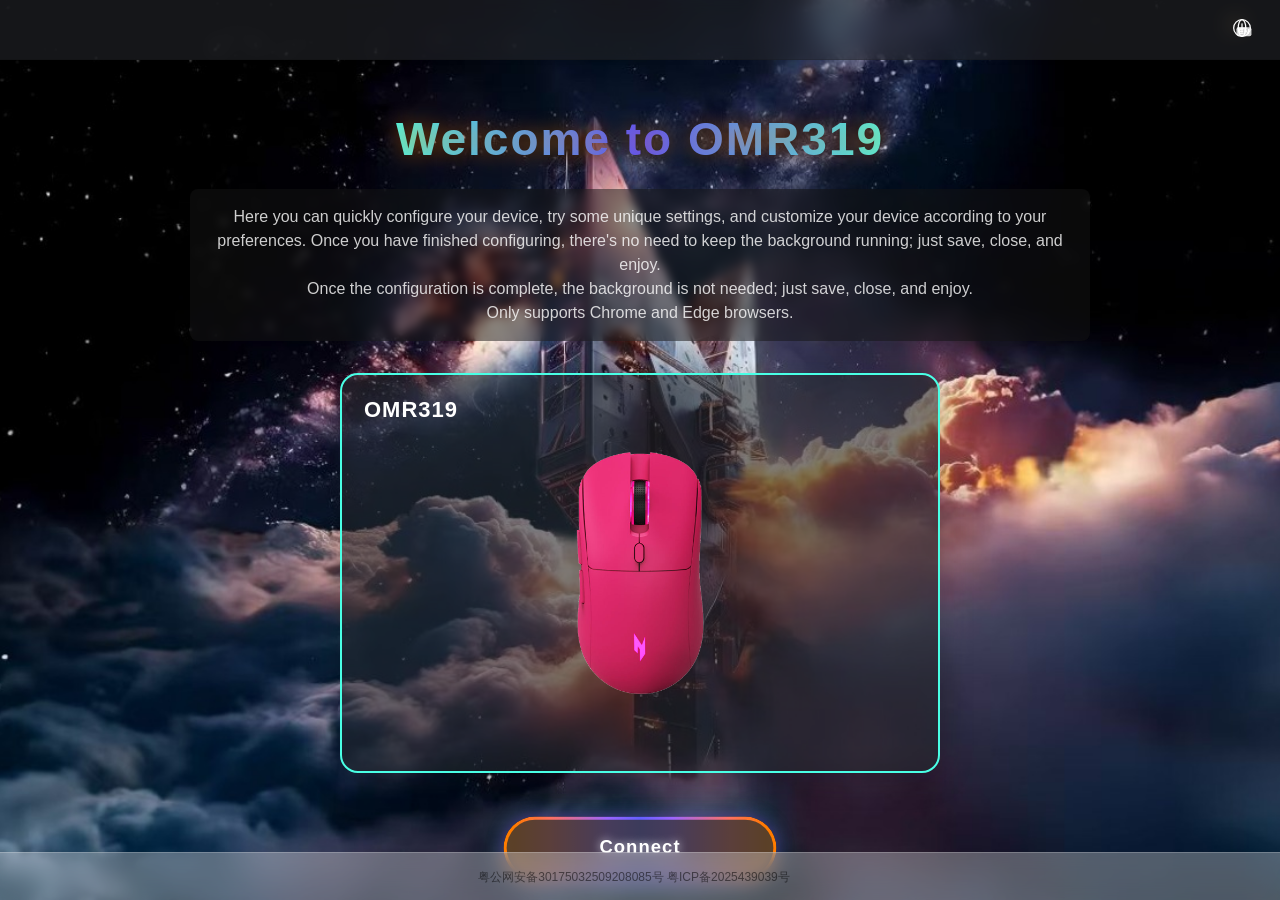
<file: index.html>
<!DOCTYPE html><html lang="en"><head><meta charSet="utf-8"/><meta name="viewport" content="width=device-width, initial-scale=1"/><link rel="preload" as="image" href="./main_bkg.png"/><link rel="preload" as="image" href="./products/mouse.png"/><link rel="stylesheet" href="/_next/static/css/9bc9bafd75264353.css" crossorigin="" data-precedence="next"/><link rel="preload" as="script" fetchPriority="low" href="/_next/static/chunks/webpack-6fa5ccc74299d974.js" crossorigin=""/><script src="/_next/static/chunks/fd9d1056-dddbd3fec918651b.js" async="" crossorigin=""></script><script src="/_next/static/chunks/69-bd8f939df3586c76.js" async="" crossorigin=""></script><script src="/_next/static/chunks/main-app-9a873d1dae15cb40.js" async="" crossorigin=""></script><script src="/_next/static/chunks/e37a0b60-5541a0d26c7244e0.js" async=""></script><script src="/_next/static/chunks/800-be577919744770d8.js" async=""></script><script src="/_next/static/chunks/142-ba3e7dface82ad78.js" async=""></script><script src="/_next/static/chunks/app/page-839d6349a0a3aa8b.js" async=""></script><script src="/_next/static/chunks/153-530e4ad6254c45cb.js" async=""></script><script src="/_next/static/chunks/app/layout-048c6f0468345b3c.js" async=""></script><title>OMR319</title><meta name="description" content="OMR319"/><link rel="icon" href="/favicon.ico" type="image/x-icon" sizes="128x128"/><script src="/_next/static/chunks/polyfills-c67a75d1b6f99dc8.js" crossorigin="" noModule=""></script></head><body><style data-emotion="css-global 1b7scut">:host,:root,[data-theme]{--chakra-ring-inset:var(--chakra-empty,/*!*/ /*!*/);--chakra-ring-offset-width:0px;--chakra-ring-offset-color:#fff;--chakra-ring-color:rgba(66, 153, 225, 0.6);--chakra-ring-offset-shadow:0 0 #0000;--chakra-ring-shadow:0 0 #0000;--chakra-space-x-reverse:0;--chakra-space-y-reverse:0;--chakra-colors-transparent:transparent;--chakra-colors-current:currentColor;--chakra-colors-black:#000000;--chakra-colors-white:#FFFFFF;--chakra-colors-whiteAlpha-50:rgba(255, 255, 255, 0.04);--chakra-colors-whiteAlpha-100:rgba(255, 255, 255, 0.06);--chakra-colors-whiteAlpha-200:rgba(255, 255, 255, 0.08);--chakra-colors-whiteAlpha-300:rgba(255, 255, 255, 0.16);--chakra-colors-whiteAlpha-400:rgba(255, 255, 255, 0.24);--chakra-colors-whiteAlpha-500:rgba(255, 255, 255, 0.36);--chakra-colors-whiteAlpha-600:rgba(255, 255, 255, 0.48);--chakra-colors-whiteAlpha-700:rgba(255, 255, 255, 0.64);--chakra-colors-whiteAlpha-800:rgba(255, 255, 255, 0.80);--chakra-colors-whiteAlpha-900:rgba(255, 255, 255, 0.92);--chakra-colors-blackAlpha-50:rgba(0, 0, 0, 0.04);--chakra-colors-blackAlpha-100:rgba(0, 0, 0, 0.06);--chakra-colors-blackAlpha-200:rgba(0, 0, 0, 0.08);--chakra-colors-blackAlpha-300:rgba(0, 0, 0, 0.16);--chakra-colors-blackAlpha-400:rgba(0, 0, 0, 0.24);--chakra-colors-blackAlpha-500:rgba(0, 0, 0, 0.36);--chakra-colors-blackAlpha-600:rgba(0, 0, 0, 0.48);--chakra-colors-blackAlpha-700:rgba(0, 0, 0, 0.64);--chakra-colors-blackAlpha-800:rgba(0, 0, 0, 0.80);--chakra-colors-blackAlpha-900:rgba(0, 0, 0, 0.92);--chakra-colors-gray-50:#F7FAFC;--chakra-colors-gray-100:#EDF2F7;--chakra-colors-gray-200:#E2E8F0;--chakra-colors-gray-300:#CBD5E0;--chakra-colors-gray-400:#A0AEC0;--chakra-colors-gray-500:#718096;--chakra-colors-gray-600:#4A5568;--chakra-colors-gray-700:#2D3748;--chakra-colors-gray-800:#1A202C;--chakra-colors-gray-900:#171923;--chakra-colors-red-50:#FFF5F5;--chakra-colors-red-100:#FED7D7;--chakra-colors-red-200:#FEB2B2;--chakra-colors-red-300:#FC8181;--chakra-colors-red-400:#F56565;--chakra-colors-red-500:#E53E3E;--chakra-colors-red-600:#C53030;--chakra-colors-red-700:#9B2C2C;--chakra-colors-red-800:#822727;--chakra-colors-red-900:#63171B;--chakra-colors-orange-50:#FFFAF0;--chakra-colors-orange-100:#FEEBC8;--chakra-colors-orange-200:#FBD38D;--chakra-colors-orange-300:#F6AD55;--chakra-colors-orange-400:#ED8936;--chakra-colors-orange-500:#DD6B20;--chakra-colors-orange-600:#C05621;--chakra-colors-orange-700:#9C4221;--chakra-colors-orange-800:#7B341E;--chakra-colors-orange-900:#652B19;--chakra-colors-yellow-50:#FFFFF0;--chakra-colors-yellow-100:#FEFCBF;--chakra-colors-yellow-200:#FAF089;--chakra-colors-yellow-300:#F6E05E;--chakra-colors-yellow-400:#ECC94B;--chakra-colors-yellow-500:#D69E2E;--chakra-colors-yellow-600:#B7791F;--chakra-colors-yellow-700:#975A16;--chakra-colors-yellow-800:#744210;--chakra-colors-yellow-900:#5F370E;--chakra-colors-green-50:#F0FFF4;--chakra-colors-green-100:#C6F6D5;--chakra-colors-green-200:#9AE6B4;--chakra-colors-green-300:#68D391;--chakra-colors-green-400:#48BB78;--chakra-colors-green-500:#38A169;--chakra-colors-green-600:#2F855A;--chakra-colors-green-700:#276749;--chakra-colors-green-800:#22543D;--chakra-colors-green-900:#1C4532;--chakra-colors-teal-50:#E6FFFA;--chakra-colors-teal-100:#B2F5EA;--chakra-colors-teal-200:#81E6D9;--chakra-colors-teal-300:#4FD1C5;--chakra-colors-teal-400:#38B2AC;--chakra-colors-teal-500:#319795;--chakra-colors-teal-600:#2C7A7B;--chakra-colors-teal-700:#285E61;--chakra-colors-teal-800:#234E52;--chakra-colors-teal-900:#1D4044;--chakra-colors-blue-50:#ebf8ff;--chakra-colors-blue-100:#bee3f8;--chakra-colors-blue-200:#90cdf4;--chakra-colors-blue-300:#63b3ed;--chakra-colors-blue-400:#4299e1;--chakra-colors-blue-500:#3182ce;--chakra-colors-blue-600:#2b6cb0;--chakra-colors-blue-700:#2c5282;--chakra-colors-blue-800:#2a4365;--chakra-colors-blue-900:#1A365D;--chakra-colors-cyan-50:#EDFDFD;--chakra-colors-cyan-100:#C4F1F9;--chakra-colors-cyan-200:#9DECF9;--chakra-colors-cyan-300:#76E4F7;--chakra-colors-cyan-400:#0BC5EA;--chakra-colors-cyan-500:#00B5D8;--chakra-colors-cyan-600:#00A3C4;--chakra-colors-cyan-700:#0987A0;--chakra-colors-cyan-800:#086F83;--chakra-colors-cyan-900:#065666;--chakra-colors-purple-50:#FAF5FF;--chakra-colors-purple-100:#E9D8FD;--chakra-colors-purple-200:#D6BCFA;--chakra-colors-purple-300:#B794F4;--chakra-colors-purple-400:#9F7AEA;--chakra-colors-purple-500:#805AD5;--chakra-colors-purple-600:#6B46C1;--chakra-colors-purple-700:#553C9A;--chakra-colors-purple-800:#44337A;--chakra-colors-purple-900:#322659;--chakra-colors-pink-50:#FFF5F7;--chakra-colors-pink-100:#FED7E2;--chakra-colors-pink-200:#FBB6CE;--chakra-colors-pink-300:#F687B3;--chakra-colors-pink-400:#ED64A6;--chakra-colors-pink-500:#D53F8C;--chakra-colors-pink-600:#B83280;--chakra-colors-pink-700:#97266D;--chakra-colors-pink-800:#702459;--chakra-colors-pink-900:#521B41;--chakra-colors-linkedin-50:#E8F4F9;--chakra-colors-linkedin-100:#CFEDFB;--chakra-colors-linkedin-200:#9BDAF3;--chakra-colors-linkedin-300:#68C7EC;--chakra-colors-linkedin-400:#34B3E4;--chakra-colors-linkedin-500:#00A0DC;--chakra-colors-linkedin-600:#008CC9;--chakra-colors-linkedin-700:#0077B5;--chakra-colors-linkedin-800:#005E93;--chakra-colors-linkedin-900:#004471;--chakra-colors-facebook-50:#E8F4F9;--chakra-colors-facebook-100:#D9DEE9;--chakra-colors-facebook-200:#B7C2DA;--chakra-colors-facebook-300:#6482C0;--chakra-colors-facebook-400:#4267B2;--chakra-colors-facebook-500:#385898;--chakra-colors-facebook-600:#314E89;--chakra-colors-facebook-700:#29487D;--chakra-colors-facebook-800:#223B67;--chakra-colors-facebook-900:#1E355B;--chakra-colors-messenger-50:#D0E6FF;--chakra-colors-messenger-100:#B9DAFF;--chakra-colors-messenger-200:#A2CDFF;--chakra-colors-messenger-300:#7AB8FF;--chakra-colors-messenger-400:#2E90FF;--chakra-colors-messenger-500:#0078FF;--chakra-colors-messenger-600:#0063D1;--chakra-colors-messenger-700:#0052AC;--chakra-colors-messenger-800:#003C7E;--chakra-colors-messenger-900:#002C5C;--chakra-colors-whatsapp-50:#dffeec;--chakra-colors-whatsapp-100:#b9f5d0;--chakra-colors-whatsapp-200:#90edb3;--chakra-colors-whatsapp-300:#65e495;--chakra-colors-whatsapp-400:#3cdd78;--chakra-colors-whatsapp-500:#22c35e;--chakra-colors-whatsapp-600:#179848;--chakra-colors-whatsapp-700:#0c6c33;--chakra-colors-whatsapp-800:#01421c;--chakra-colors-whatsapp-900:#001803;--chakra-colors-twitter-50:#E5F4FD;--chakra-colors-twitter-100:#C8E9FB;--chakra-colors-twitter-200:#A8DCFA;--chakra-colors-twitter-300:#83CDF7;--chakra-colors-twitter-400:#57BBF5;--chakra-colors-twitter-500:#1DA1F2;--chakra-colors-twitter-600:#1A94DA;--chakra-colors-twitter-700:#1681BF;--chakra-colors-twitter-800:#136B9E;--chakra-colors-twitter-900:#0D4D71;--chakra-colors-telegram-50:#E3F2F9;--chakra-colors-telegram-100:#C5E4F3;--chakra-colors-telegram-200:#A2D4EC;--chakra-colors-telegram-300:#7AC1E4;--chakra-colors-telegram-400:#47A9DA;--chakra-colors-telegram-500:#0088CC;--chakra-colors-telegram-600:#007AB8;--chakra-colors-telegram-700:#006BA1;--chakra-colors-telegram-800:#005885;--chakra-colors-telegram-900:#003F5E;--chakra-borders-none:0;--chakra-borders-1px:1px solid;--chakra-borders-2px:2px solid;--chakra-borders-4px:4px solid;--chakra-borders-8px:8px solid;--chakra-fonts-heading:-apple-system,BlinkMacSystemFont,"Segoe UI",Helvetica,Arial,sans-serif,"Apple Color Emoji","Segoe UI Emoji","Segoe UI Symbol";--chakra-fonts-body:-apple-system,BlinkMacSystemFont,"Segoe UI",Helvetica,Arial,sans-serif,"Apple Color Emoji","Segoe UI Emoji","Segoe UI Symbol";--chakra-fonts-mono:SFMono-Regular,Menlo,Monaco,Consolas,"Liberation Mono","Courier New",monospace;--chakra-fontSizes-3xs:0.45rem;--chakra-fontSizes-2xs:0.625rem;--chakra-fontSizes-xs:0.75rem;--chakra-fontSizes-sm:0.875rem;--chakra-fontSizes-md:1rem;--chakra-fontSizes-lg:1.125rem;--chakra-fontSizes-xl:1.25rem;--chakra-fontSizes-2xl:1.5rem;--chakra-fontSizes-3xl:1.875rem;--chakra-fontSizes-4xl:2.25rem;--chakra-fontSizes-5xl:3rem;--chakra-fontSizes-6xl:3.75rem;--chakra-fontSizes-7xl:4.5rem;--chakra-fontSizes-8xl:6rem;--chakra-fontSizes-9xl:8rem;--chakra-fontWeights-hairline:100;--chakra-fontWeights-thin:200;--chakra-fontWeights-light:300;--chakra-fontWeights-normal:400;--chakra-fontWeights-medium:500;--chakra-fontWeights-semibold:600;--chakra-fontWeights-bold:700;--chakra-fontWeights-extrabold:800;--chakra-fontWeights-black:900;--chakra-letterSpacings-tighter:-0.05em;--chakra-letterSpacings-tight:-0.025em;--chakra-letterSpacings-normal:0;--chakra-letterSpacings-wide:0.025em;--chakra-letterSpacings-wider:0.05em;--chakra-letterSpacings-widest:0.1em;--chakra-lineHeights-3:.75rem;--chakra-lineHeights-4:1rem;--chakra-lineHeights-5:1.25rem;--chakra-lineHeights-6:1.5rem;--chakra-lineHeights-7:1.75rem;--chakra-lineHeights-8:2rem;--chakra-lineHeights-9:2.25rem;--chakra-lineHeights-10:2.5rem;--chakra-lineHeights-normal:normal;--chakra-lineHeights-none:1;--chakra-lineHeights-shorter:1.25;--chakra-lineHeights-short:1.375;--chakra-lineHeights-base:1.5;--chakra-lineHeights-tall:1.625;--chakra-lineHeights-taller:2;--chakra-radii-none:0;--chakra-radii-sm:0.125rem;--chakra-radii-base:0.25rem;--chakra-radii-md:0.375rem;--chakra-radii-lg:0.5rem;--chakra-radii-xl:0.75rem;--chakra-radii-2xl:1rem;--chakra-radii-3xl:1.5rem;--chakra-radii-full:9999px;--chakra-space-1:0.25rem;--chakra-space-2:0.5rem;--chakra-space-3:0.75rem;--chakra-space-4:1rem;--chakra-space-5:1.25rem;--chakra-space-6:1.5rem;--chakra-space-7:1.75rem;--chakra-space-8:2rem;--chakra-space-9:2.25rem;--chakra-space-10:2.5rem;--chakra-space-12:3rem;--chakra-space-14:3.5rem;--chakra-space-16:4rem;--chakra-space-20:5rem;--chakra-space-24:6rem;--chakra-space-28:7rem;--chakra-space-32:8rem;--chakra-space-36:9rem;--chakra-space-40:10rem;--chakra-space-44:11rem;--chakra-space-48:12rem;--chakra-space-52:13rem;--chakra-space-56:14rem;--chakra-space-60:15rem;--chakra-space-64:16rem;--chakra-space-72:18rem;--chakra-space-80:20rem;--chakra-space-96:24rem;--chakra-space-px:1px;--chakra-space-0-5:0.125rem;--chakra-space-1-5:0.375rem;--chakra-space-2-5:0.625rem;--chakra-space-3-5:0.875rem;--chakra-shadows-xs:0 0 0 1px rgba(0, 0, 0, 0.05);--chakra-shadows-sm:0 1px 2px 0 rgba(0, 0, 0, 0.05);--chakra-shadows-base:0 1px 3px 0 rgba(0, 0, 0, 0.1),0 1px 2px 0 rgba(0, 0, 0, 0.06);--chakra-shadows-md:0 4px 6px -1px rgba(0, 0, 0, 0.1),0 2px 4px -1px rgba(0, 0, 0, 0.06);--chakra-shadows-lg:0 10px 15px -3px rgba(0, 0, 0, 0.1),0 4px 6px -2px rgba(0, 0, 0, 0.05);--chakra-shadows-xl:0 20px 25px -5px rgba(0, 0, 0, 0.1),0 10px 10px -5px rgba(0, 0, 0, 0.04);--chakra-shadows-2xl:0 25px 50px -12px rgba(0, 0, 0, 0.25);--chakra-shadows-outline:0 0 0 3px rgba(66, 153, 225, 0.6);--chakra-shadows-inner:inset 0 2px 4px 0 rgba(0,0,0,0.06);--chakra-shadows-none:none;--chakra-shadows-dark-lg:rgba(0, 0, 0, 0.1) 0px 0px 0px 1px,rgba(0, 0, 0, 0.2) 0px 5px 10px,rgba(0, 0, 0, 0.4) 0px 15px 40px;--chakra-sizes-1:0.25rem;--chakra-sizes-2:0.5rem;--chakra-sizes-3:0.75rem;--chakra-sizes-4:1rem;--chakra-sizes-5:1.25rem;--chakra-sizes-6:1.5rem;--chakra-sizes-7:1.75rem;--chakra-sizes-8:2rem;--chakra-sizes-9:2.25rem;--chakra-sizes-10:2.5rem;--chakra-sizes-12:3rem;--chakra-sizes-14:3.5rem;--chakra-sizes-16:4rem;--chakra-sizes-20:5rem;--chakra-sizes-24:6rem;--chakra-sizes-28:7rem;--chakra-sizes-32:8rem;--chakra-sizes-36:9rem;--chakra-sizes-40:10rem;--chakra-sizes-44:11rem;--chakra-sizes-48:12rem;--chakra-sizes-52:13rem;--chakra-sizes-56:14rem;--chakra-sizes-60:15rem;--chakra-sizes-64:16rem;--chakra-sizes-72:18rem;--chakra-sizes-80:20rem;--chakra-sizes-96:24rem;--chakra-sizes-px:1px;--chakra-sizes-0-5:0.125rem;--chakra-sizes-1-5:0.375rem;--chakra-sizes-2-5:0.625rem;--chakra-sizes-3-5:0.875rem;--chakra-sizes-max:max-content;--chakra-sizes-min:min-content;--chakra-sizes-full:100%;--chakra-sizes-3xs:14rem;--chakra-sizes-2xs:16rem;--chakra-sizes-xs:20rem;--chakra-sizes-sm:24rem;--chakra-sizes-md:28rem;--chakra-sizes-lg:32rem;--chakra-sizes-xl:36rem;--chakra-sizes-2xl:42rem;--chakra-sizes-3xl:48rem;--chakra-sizes-4xl:56rem;--chakra-sizes-5xl:64rem;--chakra-sizes-6xl:72rem;--chakra-sizes-7xl:80rem;--chakra-sizes-8xl:90rem;--chakra-sizes-prose:60ch;--chakra-sizes-container-sm:640px;--chakra-sizes-container-md:768px;--chakra-sizes-container-lg:1024px;--chakra-sizes-container-xl:1280px;--chakra-zIndices-hide:-1;--chakra-zIndices-auto:auto;--chakra-zIndices-base:0;--chakra-zIndices-docked:10;--chakra-zIndices-dropdown:1000;--chakra-zIndices-sticky:1100;--chakra-zIndices-banner:1200;--chakra-zIndices-overlay:1300;--chakra-zIndices-modal:1400;--chakra-zIndices-popover:1500;--chakra-zIndices-skipLink:1600;--chakra-zIndices-toast:1700;--chakra-zIndices-tooltip:1800;--chakra-transition-property-common:background-color,border-color,color,fill,stroke,opacity,box-shadow,transform;--chakra-transition-property-colors:background-color,border-color,color,fill,stroke;--chakra-transition-property-dimensions:width,height;--chakra-transition-property-position:left,right,top,bottom;--chakra-transition-property-background:background-color,background-image,background-position;--chakra-transition-easing-ease-in:cubic-bezier(0.4, 0, 1, 1);--chakra-transition-easing-ease-out:cubic-bezier(0, 0, 0.2, 1);--chakra-transition-easing-ease-in-out:cubic-bezier(0.4, 0, 0.2, 1);--chakra-transition-duration-ultra-fast:50ms;--chakra-transition-duration-faster:100ms;--chakra-transition-duration-fast:150ms;--chakra-transition-duration-normal:200ms;--chakra-transition-duration-slow:300ms;--chakra-transition-duration-slower:400ms;--chakra-transition-duration-ultra-slow:500ms;--chakra-blur-none:0;--chakra-blur-sm:4px;--chakra-blur-base:8px;--chakra-blur-md:12px;--chakra-blur-lg:16px;--chakra-blur-xl:24px;--chakra-blur-2xl:40px;--chakra-blur-3xl:64px;--chakra-breakpoints-base:0em;--chakra-breakpoints-sm:30em;--chakra-breakpoints-md:48em;--chakra-breakpoints-lg:62em;--chakra-breakpoints-xl:80em;--chakra-breakpoints-2xl:96em;}.chakra-ui-light :host:not([data-theme]),.chakra-ui-light :root:not([data-theme]),.chakra-ui-light [data-theme]:not([data-theme]),[data-theme=light] :host:not([data-theme]),[data-theme=light] :root:not([data-theme]),[data-theme=light] [data-theme]:not([data-theme]),:host[data-theme=light],:root[data-theme=light],[data-theme][data-theme=light]{--chakra-colors-chakra-body-text:var(--chakra-colors-gray-800);--chakra-colors-chakra-body-bg:var(--chakra-colors-white);--chakra-colors-chakra-border-color:var(--chakra-colors-gray-200);--chakra-colors-chakra-inverse-text:var(--chakra-colors-white);--chakra-colors-chakra-subtle-bg:var(--chakra-colors-gray-100);--chakra-colors-chakra-subtle-text:var(--chakra-colors-gray-600);--chakra-colors-chakra-placeholder-color:var(--chakra-colors-gray-500);}.chakra-ui-dark :host:not([data-theme]),.chakra-ui-dark :root:not([data-theme]),.chakra-ui-dark [data-theme]:not([data-theme]),[data-theme=dark] :host:not([data-theme]),[data-theme=dark] :root:not([data-theme]),[data-theme=dark] [data-theme]:not([data-theme]),:host[data-theme=dark],:root[data-theme=dark],[data-theme][data-theme=dark]{--chakra-colors-chakra-body-text:var(--chakra-colors-whiteAlpha-900);--chakra-colors-chakra-body-bg:var(--chakra-colors-gray-800);--chakra-colors-chakra-border-color:var(--chakra-colors-whiteAlpha-300);--chakra-colors-chakra-inverse-text:var(--chakra-colors-gray-800);--chakra-colors-chakra-subtle-bg:var(--chakra-colors-gray-700);--chakra-colors-chakra-subtle-text:var(--chakra-colors-gray-400);--chakra-colors-chakra-placeholder-color:var(--chakra-colors-whiteAlpha-400);}</style><style data-emotion="css-global fubdgu">html{line-height:1.5;-webkit-text-size-adjust:100%;font-family:system-ui,sans-serif;-webkit-font-smoothing:antialiased;text-rendering:optimizeLegibility;-moz-osx-font-smoothing:grayscale;touch-action:manipulation;}body{position:relative;min-height:100%;margin:0;font-feature-settings:"kern";}:where(*, *::before, *::after){border-width:0;border-style:solid;box-sizing:border-box;word-wrap:break-word;}main{display:block;}hr{border-top-width:1px;box-sizing:content-box;height:0;overflow:visible;}:where(pre, code, kbd,samp){font-family:SFMono-Regular,Menlo,Monaco,Consolas,monospace;font-size:1em;}a{background-color:transparent;color:inherit;-webkit-text-decoration:inherit;text-decoration:inherit;}abbr[title]{border-bottom:none;-webkit-text-decoration:underline;text-decoration:underline;-webkit-text-decoration:underline dotted;-webkit-text-decoration:underline dotted;text-decoration:underline dotted;}:where(b, strong){font-weight:bold;}small{font-size:80%;}:where(sub,sup){font-size:75%;line-height:0;position:relative;vertical-align:baseline;}sub{bottom:-0.25em;}sup{top:-0.5em;}img{border-style:none;}:where(button, input, optgroup, select, textarea){font-family:inherit;font-size:100%;line-height:1.15;margin:0;}:where(button, input){overflow:visible;}:where(button, select){text-transform:none;}:where(
          button::-moz-focus-inner,
          [type="button"]::-moz-focus-inner,
          [type="reset"]::-moz-focus-inner,
          [type="submit"]::-moz-focus-inner
        ){border-style:none;padding:0;}fieldset{padding:0.35em 0.75em 0.625em;}legend{box-sizing:border-box;color:inherit;display:table;max-width:100%;padding:0;white-space:normal;}progress{vertical-align:baseline;}textarea{overflow:auto;}:where([type="checkbox"], [type="radio"]){box-sizing:border-box;padding:0;}input[type="number"]::-webkit-inner-spin-button,input[type="number"]::-webkit-outer-spin-button{-webkit-appearance:none!important;}input[type="number"]{-moz-appearance:textfield;}input[type="search"]{-webkit-appearance:textfield;outline-offset:-2px;}input[type="search"]::-webkit-search-decoration{-webkit-appearance:none!important;}::-webkit-file-upload-button{-webkit-appearance:button;font:inherit;}details{display:block;}summary{display:-webkit-box;display:-webkit-list-item;display:-ms-list-itembox;display:list-item;}template{display:none;}[hidden]{display:none!important;}:where(
          blockquote,
          dl,
          dd,
          h1,
          h2,
          h3,
          h4,
          h5,
          h6,
          hr,
          figure,
          p,
          pre
        ){margin:0;}button{background:transparent;padding:0;}fieldset{margin:0;padding:0;}:where(ol, ul){margin:0;padding:0;}textarea{resize:vertical;}:where(button, [role="button"]){cursor:pointer;}button::-moz-focus-inner{border:0!important;}table{border-collapse:collapse;}:where(h1, h2, h3, h4, h5, h6){font-size:inherit;font-weight:inherit;}:where(button, input, optgroup, select, textarea){padding:0;line-height:inherit;color:inherit;}:where(img, svg, video, canvas, audio, iframe, embed, object){display:block;}:where(img, video){max-width:100%;height:auto;}[data-js-focus-visible] :focus:not([data-focus-visible-added]):not(
          [data-focus-visible-disabled]
        ){outline:none;box-shadow:none;}select::-ms-expand{display:none;}:root,:host{--chakra-vh:100vh;}@supports (height: -webkit-fill-available){:root,:host{--chakra-vh:-webkit-fill-available;}}@supports (height: -moz-fill-available){:root,:host{--chakra-vh:-moz-fill-available;}}@supports (height: 100dvh){:root,:host{--chakra-vh:100dvh;}}</style><style data-emotion="css-global 1cgn62j">body{font-family:var(--chakra-fonts-body);color:var(--chakra-colors-chakra-body-text);background:var(--chakra-colors-chakra-body-bg);transition-property:background-color;transition-duration:var(--chakra-transition-duration-normal);line-height:var(--chakra-lineHeights-base);}*::-webkit-input-placeholder{color:var(--chakra-colors-chakra-placeholder-color);}*::-moz-placeholder{color:var(--chakra-colors-chakra-placeholder-color);}*:-ms-input-placeholder{color:var(--chakra-colors-chakra-placeholder-color);}*::placeholder{color:var(--chakra-colors-chakra-placeholder-color);}*,*::before,::after{border-color:var(--chakra-colors-chakra-border-color);}</style><main><style data-emotion="css b7jmoi">.css-b7jmoi{width:100%;height:100%;position:relative;}</style><div class="css-b7jmoi"><style data-emotion="css cy5fiw">.css-cy5fiw{position:fixed;top:0px;left:0px;width:100vw;height:100vh;overflow:hidden;background:var(--chakra-colors-black);}</style><div class="css-cy5fiw"><style data-emotion="css 1f8sh1y">.css-1f8sh1y{position:relative;width:100%;height:100%;}</style><div class="css-1f8sh1y"><img alt="Image" src="./main_bkg.png" class="chakra-image css-0" style="width:100%;height:100%;object-fit:cover;position:absolute;top:0;left:0"/></div></div><style data-emotion="css 12o7j80">.css-12o7j80{width:100%;height:100vh;position:relative;z-index:1;overflow-y:auto;overflow-x:hidden;padding-bottom:3rem;}@-webkit-keyframes gradientShift{0%{opacity:0.7;}50%{opacity:0.9;}100%{opacity:0.7;}}@keyframes gradientShift{0%{opacity:0.7;}50%{opacity:0.9;}100%{opacity:0.7;}}@-webkit-keyframes floatEffect{0%{-webkit-transform:translateY(0px);-moz-transform:translateY(0px);-ms-transform:translateY(0px);transform:translateY(0px);}50%{-webkit-transform:translateY(-10px);-moz-transform:translateY(-10px);-ms-transform:translateY(-10px);transform:translateY(-10px);}100%{-webkit-transform:translateY(0px);-moz-transform:translateY(0px);-ms-transform:translateY(0px);transform:translateY(0px);}}@keyframes floatEffect{0%{-webkit-transform:translateY(0px);-moz-transform:translateY(0px);-ms-transform:translateY(0px);transform:translateY(0px);}50%{-webkit-transform:translateY(-10px);-moz-transform:translateY(-10px);-ms-transform:translateY(-10px);transform:translateY(-10px);}100%{-webkit-transform:translateY(0px);-moz-transform:translateY(0px);-ms-transform:translateY(0px);transform:translateY(0px);}}@-webkit-keyframes particleFloat{0%{-webkit-transform:translateY(0px) translateX(0px);-moz-transform:translateY(0px) translateX(0px);-ms-transform:translateY(0px) translateX(0px);transform:translateY(0px) translateX(0px);}50%{-webkit-transform:translateY(-10px) translateX(5px);-moz-transform:translateY(-10px) translateX(5px);-ms-transform:translateY(-10px) translateX(5px);transform:translateY(-10px) translateX(5px);}100%{-webkit-transform:translateY(0px) translateX(0px);-moz-transform:translateY(0px) translateX(0px);-ms-transform:translateY(0px) translateX(0px);transform:translateY(0px) translateX(0px);}}@keyframes particleFloat{0%{-webkit-transform:translateY(0px) translateX(0px);-moz-transform:translateY(0px) translateX(0px);-ms-transform:translateY(0px) translateX(0px);transform:translateY(0px) translateX(0px);}50%{-webkit-transform:translateY(-10px) translateX(5px);-moz-transform:translateY(-10px) translateX(5px);-ms-transform:translateY(-10px) translateX(5px);transform:translateY(-10px) translateX(5px);}100%{-webkit-transform:translateY(0px) translateX(0px);-moz-transform:translateY(0px) translateX(0px);-ms-transform:translateY(0px) translateX(0px);transform:translateY(0px) translateX(0px);}}@-webkit-keyframes pulseGlow{0%{opacity:0.3;}50%{opacity:0.8;}100%{opacity:0.3;}}@keyframes pulseGlow{0%{opacity:0.3;}50%{opacity:0.8;}100%{opacity:0.3;}}.css-12o7j80::-webkit-scrollbar{width:3px;}.css-12o7j80::-webkit-scrollbar-track{width:4px;background:rgba(0, 0, 0, 0.1);}.css-12o7j80::-webkit-scrollbar-thumb{background:rgba(255, 150, 0, 0.3);border-radius:24px;}</style><div class="css-12o7j80"><div class="css-0"><style data-emotion="css ntafya">.css-ntafya{height:60px;display:-webkit-box;display:-webkit-flex;display:-ms-flexbox;display:flex;-webkit-box-pack:end;-ms-flex-pack:end;-webkit-justify-content:flex-end;justify-content:flex-end;-webkit-align-items:center;-webkit-box-align:center;-ms-flex-align:center;align-items:center;-webkit-padding-start:var(--chakra-space-4);padding-inline-start:var(--chakra-space-4);-webkit-padding-end:var(--chakra-space-4);padding-inline-end:var(--chakra-space-4);background:rgba(36, 38, 43, 0.6);-webkit-backdrop-filter:blur(10px);backdrop-filter:blur(10px);border-bottom:1px solid rgba(0, 0, 0, 0.1);box-shadow:0 1px 6px rgba(0, 0, 0, 0.05);}</style><div class="css-ntafya"><style data-emotion="css 1n2mv2k">.css-1n2mv2k{display:-webkit-box;display:-webkit-flex;display:-ms-flexbox;display:flex;-webkit-box-pack:center;-ms-flex-pack:center;-webkit-justify-content:center;justify-content:center;-webkit-align-items:center;-webkit-box-align:center;-ms-flex-align:center;align-items:center;}</style><div class="css-1n2mv2k"><style data-emotion="css 1jtkxf4">.css-1jtkxf4{display:-webkit-inline-box;display:-webkit-inline-flex;display:-ms-inline-flexbox;display:inline-flex;-webkit-appearance:none;-moz-appearance:none;-ms-appearance:none;appearance:none;-webkit-align-items:center;-webkit-box-align:center;-ms-flex-align:center;align-items:center;-webkit-box-pack:center;-ms-flex-pack:center;-webkit-justify-content:center;justify-content:center;-webkit-user-select:none;-moz-user-select:none;-ms-user-select:none;user-select:none;position:relative;white-space:nowrap;vertical-align:middle;outline:2px solid transparent;outline-offset:2px;line-height:1.2;border-radius:var(--chakra-radii-md);font-weight:var(--chakra-fontWeights-semibold);transition-property:var(--chakra-transition-property-common);transition-duration:var(--chakra-transition-duration-normal);height:var(--chakra-sizes-10);min-width:var(--chakra-sizes-10);font-size:var(--chakra-fontSizes-md);-webkit-padding-start:var(--chakra-space-4);padding-inline-start:var(--chakra-space-4);-webkit-padding-end:var(--chakra-space-4);padding-inline-end:var(--chakra-space-4);color:var(--chakra-colors-blackAlpha-600);background:var(--chakra-colors-transparent);padding:0px;}.css-1jtkxf4:focus-visible,.css-1jtkxf4[data-focus-visible]{box-shadow:var(--chakra-shadows-outline);}.css-1jtkxf4:disabled,.css-1jtkxf4[disabled],.css-1jtkxf4[aria-disabled=true],.css-1jtkxf4[data-disabled]{opacity:0.4;cursor:not-allowed;box-shadow:var(--chakra-shadows-none);}.css-1jtkxf4:active,.css-1jtkxf4[data-active]{background:var(--chakra-colors-blackAlpha-100);}.css-1jtkxf4:hover,.css-1jtkxf4[data-hover]{background:rgba(0, 0, 0, 0.1);}</style><button type="button" class="chakra-button chakra-menu__menu-button css-1jtkxf4" aria-label="Language" id="menu-button-:R58qlsnlaH1:" aria-expanded="false" aria-haspopup="menu" aria-controls="menu-list-:R58qlsnlaH1:"><style data-emotion="css djwqx3">.css-djwqx3{position:relative;width:24px;height:24px;}</style><div aria-hidden="true" focusable="false" class="css-djwqx3"><svg class="w-5 h-5" viewBox="0 0 24 24" fill="none" xmlns="http://www.w3.org/2000/svg"><path d="M12 22C17.5228 22 22 17.5228 22 12C22 6.47715 17.5228 2 12 2C6.47715 2 2 6.47715 2 12C2 17.5228 6.47715 22 12 22Z" stroke="currentColor" stroke-width="1.5" stroke-linecap="round" stroke-linejoin="round"></path><path d="M7 12H17" stroke="currentColor" stroke-width="1.5" stroke-linecap="round" stroke-linejoin="round"></path><path d="M12 7V17" stroke="currentColor" stroke-width="1.5" stroke-linecap="round" stroke-linejoin="round"></path><path d="M12 22C14.5 22 16.5 17.5228 16.5 12C16.5 6.47715 14.5 2 12 2C9.5 2 7.5 6.47715 7.5 12C7.5 17.5228 9.5 22 12 22Z" stroke="currentColor" stroke-width="1.5" stroke-linecap="round" stroke-linejoin="round"></path></svg><style data-emotion="css 1784wl8">.css-1784wl8{position:absolute;top:60%;left:50%;-webkit-transform:translate(-50%, -50%);-moz-transform:translate(-50%, -50%);-ms-transform:translate(-50%, -50%);transform:translate(-50%, -50%);font-size:8px;font-weight:var(--chakra-fontWeights-bold);color:currentColor;background:rgba(255, 255, 255, 0.8);-webkit-padding-start:2px;padding-inline-start:2px;-webkit-padding-end:2px;padding-inline-end:2px;border-radius:2px;}</style><p class="chakra-text css-1784wl8">中</p></div></button><style data-emotion="css r6z5ec">.css-r6z5ec{z-index:1;}</style><div style="visibility:hidden;position:absolute;min-width:max-content;inset:0 auto auto 0" class="css-r6z5ec"><style data-emotion="css 1gj3gjk">.css-1gj3gjk{outline:2px solid transparent;outline-offset:2px;--menu-bg:#fff;--menu-shadow:var(--chakra-shadows-sm);color:inherit;min-width:auto;padding-top:var(--chakra-space-2);padding-bottom:var(--chakra-space-2);border-width:1px;background:#FFFFFF!important;padding:4px;border-color:#ddd;box-shadow:0 4px 12px rgba(0, 0, 0, 0.15);border-radius:8px;overflow:hidden;z-index:10000;}.chakra-ui-dark .css-1gj3gjk:not([data-theme]),[data-theme=dark] .css-1gj3gjk:not([data-theme]),.css-1gj3gjk[data-theme=dark]{--menu-bg:var(--chakra-colors-gray-700);--menu-shadow:var(--chakra-shadows-dark-lg);}.css-1gj3gjk .chakra-menu__menuitem{background:#FFFFFF;color:var(--chakra-colors-black);-webkit-transition:all 0.2s ease;transition:all 0.2s ease;border-radius:4px;margin:0px;}.css-1gj3gjk .chakra-menu__menuitem:hover,.css-1gj3gjk .chakra-menu__menuitem:active,.css-1gj3gjk .chakra-menu__menuitem:focus{background:rgba(255, 150, 0, 0.8)!important;color:var(--chakra-colors-white)!important;border-radius:4px;}.css-1gj3gjk>*{background:#FFFFFF!important;}</style><div class="chakra-menu__menu-list css-1gj3gjk" tabindex="-1" role="menu" id="menu-list-:R58qlsnlaH1:" style="transform-origin:var(--popper-transform-origin);opacity:0;visibility:hidden;transform:scale(0.8) translateZ(0)" aria-orientation="vertical"><style data-emotion="css 1mhsaii">.css-1mhsaii{-webkit-text-decoration:none;text-decoration:none;color:inherit;-webkit-user-select:none;-moz-user-select:none;-ms-user-select:none;user-select:none;display:-webkit-box;display:-webkit-flex;display:-ms-flexbox;display:flex;width:100%;-webkit-align-items:center;-webkit-box-align:center;-ms-flex-align:center;align-items:center;text-align:start;-webkit-flex:0 0 auto;-ms-flex:0 0 auto;flex:0 0 auto;outline:2px solid transparent;outline-offset:2px;padding-top:var(--chakra-space-1-5);padding-bottom:var(--chakra-space-1-5);-webkit-padding-start:var(--chakra-space-3);padding-inline-start:var(--chakra-space-3);-webkit-padding-end:var(--chakra-space-3);padding-inline-end:var(--chakra-space-3);transition-property:var(--chakra-transition-property-background);transition-duration:var(--chakra-transition-duration-ultra-fast);transition-timing-function:var(--chakra-transition-easing-ease-in);background:var(--menu-bg);font-size:var(--chakra-fontSizes-sm);padding:var(--chakra-space-3);border-radius:4px;}.css-1mhsaii:focus,.css-1mhsaii[data-focus]{--menu-bg:var(--chakra-colors-gray-100);}.chakra-ui-dark .css-1mhsaii:focus:not([data-theme]),.chakra-ui-dark .css-1mhsaii[data-focus]:not([data-theme]),[data-theme=dark] .css-1mhsaii:focus:not([data-theme]),[data-theme=dark] .css-1mhsaii[data-focus]:not([data-theme]),.css-1mhsaii:focus[data-theme=dark],.css-1mhsaii[data-focus][data-theme=dark]{--menu-bg:var(--chakra-colors-whiteAlpha-100);}.css-1mhsaii:active,.css-1mhsaii[data-active]{--menu-bg:var(--chakra-colors-gray-200);}.chakra-ui-dark .css-1mhsaii:active:not([data-theme]),.chakra-ui-dark .css-1mhsaii[data-active]:not([data-theme]),[data-theme=dark] .css-1mhsaii:active:not([data-theme]),[data-theme=dark] .css-1mhsaii[data-active]:not([data-theme]),.css-1mhsaii:active[data-theme=dark],.css-1mhsaii[data-active][data-theme=dark]{--menu-bg:var(--chakra-colors-whiteAlpha-200);}.css-1mhsaii[aria-expanded=true],.css-1mhsaii[data-expanded]{--menu-bg:var(--chakra-colors-gray-100);}.chakra-ui-dark .css-1mhsaii[aria-expanded=true]:not([data-theme]),.chakra-ui-dark .css-1mhsaii[data-expanded]:not([data-theme]),[data-theme=dark] .css-1mhsaii[aria-expanded=true]:not([data-theme]),[data-theme=dark] .css-1mhsaii[data-expanded]:not([data-theme]),.css-1mhsaii[aria-expanded=true][data-theme=dark],.css-1mhsaii[data-expanded][data-theme=dark]{--menu-bg:var(--chakra-colors-whiteAlpha-100);}.css-1mhsaii:disabled,.css-1mhsaii[disabled],.css-1mhsaii[aria-disabled=true],.css-1mhsaii[data-disabled]{opacity:0.4;cursor:not-allowed;}</style><button type="button" id="menu-list-:R58qlsnlaH1:-menuitem-:R6ld8qlsnla:" role="menuitem" tabindex="0" class="chakra-menu__menuitem css-1mhsaii">中文</button><button type="button" id="menu-list-:R58qlsnlaH1:-menuitem-:Rald8qlsnla:" role="menuitem" tabindex="0" class="chakra-menu__menuitem css-1mhsaii">English</button></div></div></div></div></div><style data-emotion="css 1757t7i">.css-1757t7i{display:-webkit-box;display:-webkit-flex;display:-ms-flexbox;display:flex;-webkit-flex-direction:column;-ms-flex-direction:column;flex-direction:column;-webkit-align-items:center;-webkit-box-align:center;-ms-flex-align:center;align-items:center;margin-top:40px;}</style><div class="css-1757t7i"><style data-emotion="css dvxtzn">.css-dvxtzn{display:-webkit-box;display:-webkit-flex;display:-ms-flexbox;display:flex;-webkit-flex-direction:column;-ms-flex-direction:column;flex-direction:column;-webkit-align-items:center;-webkit-box-align:center;-ms-flex-align:center;align-items:center;}</style><div class="css-dvxtzn"><style data-emotion="css 4qpz4y">.css-4qpz4y{font-size:28px;font-weight:var(--chakra-fontWeights-bold);white-space:normal;text-align:center;display:inline-block;position:relative;letter-spacing:1px;margin-top:5px;-webkit-padding-start:var(--chakra-space-3);padding-inline-start:var(--chakra-space-3);-webkit-padding-end:var(--chakra-space-3);padding-inline-end:var(--chakra-space-3);background:linear-gradient(90deg, #49FFE5, #5551ff, #49FFE5, #03a9f4, #49FFE5);-webkit-background-size:200% auto;background-size:200% auto;-webkit-animation:textFlow 3s linear infinite;animation:textFlow 3s linear infinite;color:transparent;-webkit-background-clip:text;background-clip:text;-webkit-text-fill-color:transparent;text-fill-color:transparent;-webkit-background-clip:text;-webkit-text-fill-color:transparent;text-shadow:0 0 20px rgba(255, 128, 0, 0.5);-webkit-filter:drop-shadow(0 2px 4px rgba(0, 0, 0, 0.3));filter:drop-shadow(0 2px 4px rgba(0, 0, 0, 0.3));}@media screen and (min-width: 48em){.css-4qpz4y{font-size:36px;white-space:nowrap;letter-spacing:2px;}}@media screen and (min-width: 62em){.css-4qpz4y{font-size:46px;}}@-webkit-keyframes textFlow{0%{-webkit-background-position:200% center;background-position:200% center;}100%{-webkit-background-position:0% center;background-position:0% center;}}@keyframes textFlow{0%{-webkit-background-position:200% center;background-position:200% center;}100%{-webkit-background-position:0% center;background-position:0% center;}}</style><div class="gradient-text css-4qpz4y">欢迎使用 OMR319</div><style data-emotion="css 1kjd4ju">.css-1kjd4ju{text-align:center;font-size:12px;color:rgba(255, 255, 255, 0.8);max-width:900px;background:rgba(20, 20, 20, 0.5);padding:var(--chakra-space-3);border-radius:8px;margin-top:15px;-webkit-backdrop-filter:blur(5px);backdrop-filter:blur(5px);-webkit-margin-start:var(--chakra-space-3);margin-inline-start:var(--chakra-space-3);-webkit-margin-end:var(--chakra-space-3);margin-inline-end:var(--chakra-space-3);}@media screen and (min-width: 30em){.css-1kjd4ju{-webkit-margin-start:var(--chakra-space-4);margin-inline-start:var(--chakra-space-4);-webkit-margin-end:var(--chakra-space-4);margin-inline-end:var(--chakra-space-4);}}@media screen and (min-width: 48em){.css-1kjd4ju{font-size:14px;padding:var(--chakra-space-4);-webkit-margin-start:var(--chakra-space-6);margin-inline-start:var(--chakra-space-6);-webkit-margin-end:var(--chakra-space-6);margin-inline-end:var(--chakra-space-6);}}@media screen and (min-width: 62em){.css-1kjd4ju{font-size:16px;}}</style><div class="css-1kjd4ju">在这里您可以迅速配置您的设备，尝试一些与众不同的设定，并按您的喜好个性化定制您的设备。<br/>当完成配置之后，后台都不用留，只需要保存、关闭、享受即可。<br/>仅支持Chrome 和Edge浏览器。</div></div></div><style data-emotion="css 3prb69">.css-3prb69{width:100%;display:-webkit-box;display:-webkit-flex;display:-ms-flexbox;display:flex;-webkit-box-pack:center;-ms-flex-pack:center;-webkit-justify-content:center;justify-content:center;-webkit-align-items:center;-webkit-box-align:center;-ms-flex-align:center;align-items:center;min-height:400px;padding-top:var(--chakra-space-8);padding-bottom:var(--chakra-space-8);}</style><div class="css-3prb69"><style data-emotion="css 19xajj7">.css-19xajj7{position:relative;width:95vw;height:60vw;background:rgba(36, 38, 43, 0.58);border:2px solid #49FFE5;border-radius:18px;box-shadow:0 4px 32px rgba(0,0,0,0.25);padding:var(--chakra-space-3);display:-webkit-box;display:-webkit-flex;display:-ms-flexbox;display:flex;-webkit-flex-direction:column;-ms-flex-direction:column;flex-direction:column;-webkit-box-pack:center;-ms-flex-pack:center;-webkit-justify-content:center;justify-content:center;-webkit-align-items:center;-webkit-box-align:center;-ms-flex-align:center;align-items:center;overflow:hidden;}@media screen and (min-width: 30em){.css-19xajj7{width:500px;height:350px;}}@media screen and (min-width: 48em){.css-19xajj7{width:600px;height:400px;padding:var(--chakra-space-6);}}</style><div class="css-19xajj7"><style data-emotion="css 1q715zx">.css-1q715zx{position:absolute;top:18px;left:22px;color:#fff;font-weight:var(--chakra-fontWeights-bold);font-size:22px;letter-spacing:1px;}</style><div class="css-1q715zx">OMR319</div><style data-emotion="css e3ejpk">.css-e3ejpk{-webkit-flex:1;-ms-flex:1;flex:1;display:-webkit-box;display:-webkit-flex;display:-ms-flexbox;display:flex;-webkit-align-items:center;-webkit-box-align:center;-ms-flex-align:center;align-items:center;-webkit-box-pack:center;-ms-flex-pack:center;-webkit-justify-content:center;justify-content:center;}</style><div class="css-e3ejpk"><style data-emotion="css wxh755">.css-wxh755{max-height:300px;max-width:90%;}</style><img alt="M603" src="./products/mouse.png" class="chakra-image css-wxh755" style="object-fit:contain"/></div></div></div><style data-emotion="css 2j0014">.css-2j0014{margin-top:var(--chakra-space-4);width:100%;display:-webkit-box;display:-webkit-flex;display:-ms-flexbox;display:flex;-webkit-box-pack:center;-ms-flex-pack:center;-webkit-justify-content:center;justify-content:center;}</style><div class="css-2j0014"><style data-emotion="css anffsc">.css-anffsc{display:-webkit-inline-box;display:-webkit-inline-flex;display:-ms-inline-flexbox;display:inline-flex;-webkit-appearance:none;-moz-appearance:none;-ms-appearance:none;appearance:none;-webkit-align-items:center;-webkit-box-align:center;-ms-flex-align:center;align-items:center;-webkit-box-pack:center;-ms-flex-pack:center;-webkit-justify-content:center;justify-content:center;-webkit-user-select:none;-moz-user-select:none;-ms-user-select:none;user-select:none;position:relative;white-space:nowrap;vertical-align:middle;outline:2px solid transparent;outline-offset:2px;line-height:1.2;transition-property:var(--chakra-transition-property-common);transition-duration:var(--chakra-transition-duration-normal);height:var(--chakra-sizes-10);min-width:var(--chakra-sizes-10);background:#49FFE5;color:#222;font-weight:var(--chakra-fontWeights-bold);border-radius:999px;-webkit-padding-start:var(--chakra-space-8);padding-inline-start:var(--chakra-space-8);-webkit-padding-end:var(--chakra-space-8);padding-inline-end:var(--chakra-space-8);padding-top:var(--chakra-space-2);padding-bottom:var(--chakra-space-2);font-size:18px;box-shadow:0 2px 8px rgba(73,255,229,0.15);}.css-anffsc:focus-visible,.css-anffsc[data-focus-visible]{box-shadow:var(--chakra-shadows-outline);}.css-anffsc:disabled,.css-anffsc[disabled],.css-anffsc[aria-disabled=true],.css-anffsc[data-disabled]{opacity:0.4;cursor:not-allowed;box-shadow:var(--chakra-shadows-none);}.css-anffsc:active,.css-anffsc[data-active]{background:var(--chakra-colors-gray-300);}.css-anffsc:hover,.css-anffsc[data-hover]{background:#36ccb8;}</style><button class="chakra-button connect-button css-anffsc"><span>立即连接</span></button></div><style data-emotion="css 1ga0ksx">.css-1ga0ksx{position:fixed;bottom:0px;width:100%;z-index:10;}</style><div class="css-1ga0ksx"><style data-emotion="css v0nhf8">.css-v0nhf8{height:2.5rem;display:-webkit-box;display:-webkit-flex;display:-ms-flexbox;display:flex;-webkit-box-pack:center;-ms-flex-pack:center;-webkit-justify-content:center;justify-content:center;-webkit-align-items:center;-webkit-box-align:center;-ms-flex-align:center;align-items:center;gap:6px;background:rgba(255, 255, 255, 0.3);-webkit-backdrop-filter:blur(10px);backdrop-filter:blur(10px);border-top:1px solid rgba(255, 255, 255, 0.2);}@media screen and (min-width: 48em){.css-v0nhf8{height:3rem;gap:12px;}}</style><div class="css-v0nhf8"><style data-emotion="css 1nzavmk">.css-1nzavmk{display:-webkit-box;display:-webkit-flex;display:-ms-flexbox;display:flex;-webkit-box-pack:center;-ms-flex-pack:center;-webkit-justify-content:center;justify-content:center;-webkit-align-items:center;-webkit-box-align:center;-ms-flex-align:center;align-items:center;gap:6px;color:rgba(0, 0, 0, 0.5);font-size:10px;-webkit-padding-start:var(--chakra-space-3);padding-inline-start:var(--chakra-space-3);-webkit-padding-end:var(--chakra-space-3);padding-inline-end:var(--chakra-space-3);text-align:center;-webkit-box-flex-wrap:wrap;-webkit-flex-wrap:wrap;-ms-flex-wrap:wrap;flex-wrap:wrap;}@media screen and (min-width: 48em){.css-1nzavmk{gap:12px;font-size:12px;}}</style><div class="css-1nzavmk"><a href="https://beian.miit.gov.cn/" target="_blank" rel="noopener noreferrer" style="text-decoration:none;color:rgba(0, 0, 0, 0.5);transition:color 0.3s ease">粤公网安备30175032509208085号 粤ICP备2025439039号</a><style data-emotion="css 1t5t35j">.css-1t5t35j{color:rgba(0, 0, 0, 0.5);}</style><div class="css-1t5t35j"></div></div></div></div></div></div></main><span></span><span id="__chakra_env" hidden=""></span><script src="/_next/static/chunks/webpack-6fa5ccc74299d974.js" crossorigin="" async=""></script><script>(self.__next_f=self.__next_f||[]).push([0]);self.__next_f.push([2,null])</script><script>self.__next_f.push([1,"1:HL[\"/_next/static/css/9bc9bafd75264353.css\",\"style\",{\"crossOrigin\":\"\"}]\n0:\"$L2\"\n"])</script><script>self.__next_f.push([1,"3:I[7690,[],\"\"]\n5:I[7831,[],\"\"]\n6:I[4285,[\"866\",\"static/chunks/e37a0b60-5541a0d26c7244e0.js\",\"800\",\"static/chunks/800-be577919744770d8.js\",\"142\",\"static/chunks/142-ba3e7dface82ad78.js\",\"931\",\"static/chunks/app/page-839d6349a0a3aa8b.js\"],\"\"]\n7:I[797,[\"800\",\"static/chunks/800-be577919744770d8.js\",\"153\",\"static/chunks/153-530e4ad6254c45cb.js\",\"185\",\"static/chunks/app/layout-048c6f0468345b3c.js\"],\"Providers\"]\n8:I[5613,[],\"\"]\n9:I[1778,[],\"\"]\nb:I[8955,[],\"\"]\nc:[]\n"])</script><script>self.__next_f.push([1,"2:[[[\"$\",\"link\",\"0\",{\"rel\":\"stylesheet\",\"href\":\"/_next/static/css/9bc9bafd75264353.css\",\"precedence\":\"next\",\"crossOrigin\":\"\"}]],[\"$\",\"$L3\",null,{\"buildId\":\"ahGj4Xx8YrZVuASUqAAez\",\"assetPrefix\":\"\",\"initialCanonicalUrl\":\"/\",\"initialTree\":[\"\",{\"children\":[\"__PAGE__\",{}]},\"$undefined\",\"$undefined\",true],\"initialSeedData\":[\"\",{\"children\":[\"__PAGE__\",{},[\"$L4\",[\"$\",\"$L5\",null,{\"propsForComponent\":{\"params\":{}},\"Component\":\"$6\",\"isStaticGeneration\":true}],null]]},[null,[\"$\",\"html\",null,{\"lang\":\"en\",\"children\":[\"$\",\"body\",null,{\"children\":[\"$\",\"$L7\",null,{\"children\":[\"$\",\"$L8\",null,{\"parallelRouterKey\":\"children\",\"segmentPath\":[\"children\"],\"loading\":\"$undefined\",\"loadingStyles\":\"$undefined\",\"loadingScripts\":\"$undefined\",\"hasLoading\":false,\"error\":\"$undefined\",\"errorStyles\":\"$undefined\",\"errorScripts\":\"$undefined\",\"template\":[\"$\",\"$L9\",null,{}],\"templateStyles\":\"$undefined\",\"templateScripts\":\"$undefined\",\"notFound\":[[\"$\",\"title\",null,{\"children\":\"404: This page could not be found.\"}],[\"$\",\"div\",null,{\"style\":{\"fontFamily\":\"system-ui,\\\"Segoe UI\\\",Roboto,Helvetica,Arial,sans-serif,\\\"Apple Color Emoji\\\",\\\"Segoe UI Emoji\\\"\",\"height\":\"100vh\",\"textAlign\":\"center\",\"display\":\"flex\",\"flexDirection\":\"column\",\"alignItems\":\"center\",\"justifyContent\":\"center\"},\"children\":[\"$\",\"div\",null,{\"children\":[[\"$\",\"style\",null,{\"dangerouslySetInnerHTML\":{\"__html\":\"body{color:#000;background:#fff;margin:0}.next-error-h1{border-right:1px solid rgba(0,0,0,.3)}@media (prefers-color-scheme:dark){body{color:#fff;background:#000}.next-error-h1{border-right:1px solid rgba(255,255,255,.3)}}\"}}],[\"$\",\"h1\",null,{\"className\":\"next-error-h1\",\"style\":{\"display\":\"inline-block\",\"margin\":\"0 20px 0 0\",\"padding\":\"0 23px 0 0\",\"fontSize\":24,\"fontWeight\":500,\"verticalAlign\":\"top\",\"lineHeight\":\"49px\"},\"children\":\"404\"}],[\"$\",\"div\",null,{\"style\":{\"display\":\"inline-block\"},\"children\":[\"$\",\"h2\",null,{\"style\":{\"fontSize\":14,\"fontWeight\":400,\"lineHeight\":\"49px\",\"margin\":0},\"children\":\"This page could not be found.\"}]}]]}]}]],\"notFoundStyles\":[],\"styles\":null}]}]}]}],null]],\"initialHead\":[false,\"$La\"],\"globalErrorComponent\":\"$b\",\"missingSlots\":\"$Wc\"}]]\n"])</script><script>self.__next_f.push([1,"a:[[\"$\",\"meta\",\"0\",{\"name\":\"viewport\",\"content\":\"width=device-width, initial-scale=1\"}],[\"$\",\"meta\",\"1\",{\"charSet\":\"utf-8\"}],[\"$\",\"title\",\"2\",{\"children\":\"OMR319\"}],[\"$\",\"meta\",\"3\",{\"name\":\"description\",\"content\":\"OMR319\"}],[\"$\",\"link\",\"4\",{\"rel\":\"icon\",\"href\":\"/favicon.ico\",\"type\":\"image/x-icon\",\"sizes\":\"128x128\"}]]\n4:null\n"])</script><script>self.__next_f.push([1,""])</script></body></html>
</file>
<file: _next/static/css/9bc9bafd75264353.css>
/*
! tailwindcss v3.4.3 | MIT License | https://tailwindcss.com
*/*,:after,:before{box-sizing:border-box;border:0 solid #e5e7eb}:after,:before{--tw-content:""}:host,html{line-height:1.5;-webkit-text-size-adjust:100%;-moz-tab-size:4;-o-tab-size:4;tab-size:4;font-family:ui-sans-serif,system-ui,sans-serif,Apple Color Emoji,Segoe UI Emoji,Segoe UI Symbol,Noto Color Emoji;font-feature-settings:normal;font-variation-settings:normal;-webkit-tap-highlight-color:transparent}body{margin:0;line-height:inherit}hr{height:0;color:inherit;border-top-width:1px}abbr:where([title]){-webkit-text-decoration:underline dotted;text-decoration:underline dotted}h1,h2,h3,h4,h5,h6{font-size:inherit;font-weight:inherit}a{color:inherit;text-decoration:inherit}b,strong{font-weight:bolder}code,kbd,pre,samp{font-family:ui-monospace,SFMono-Regular,Menlo,Monaco,Consolas,Liberation Mono,Courier New,monospace;font-feature-settings:normal;font-variation-settings:normal;font-size:1em}small{font-size:80%}sub,sup{font-size:75%;line-height:0;position:relative;vertical-align:baseline}sub{bottom:-.25em}sup{top:-.5em}table{text-indent:0;border-color:inherit;border-collapse:collapse}button,input,optgroup,select,textarea{font-family:inherit;font-feature-settings:inherit;font-variation-settings:inherit;font-size:100%;font-weight:inherit;line-height:inherit;letter-spacing:inherit;color:inherit;margin:0;padding:0}button,select{text-transform:none}button,input:where([type=button]),input:where([type=reset]),input:where([type=submit]){-webkit-appearance:button;background-color:transparent;background-image:none}:-moz-focusring{outline:auto}:-moz-ui-invalid{box-shadow:none}progress{vertical-align:baseline}::-webkit-inner-spin-button,::-webkit-outer-spin-button{height:auto}[type=search]{-webkit-appearance:textfield;outline-offset:-2px}::-webkit-search-decoration{-webkit-appearance:none}::-webkit-file-upload-button{-webkit-appearance:button;font:inherit}summary{display:list-item}blockquote,dd,dl,figure,h1,h2,h3,h4,h5,h6,hr,p,pre{margin:0}fieldset{margin:0}fieldset,legend{padding:0}menu,ol,ul{list-style:none;margin:0;padding:0}dialog{padding:0}textarea{resize:vertical}input::-moz-placeholder,textarea::-moz-placeholder{opacity:1;color:#9ca3af}input::placeholder,textarea::placeholder{opacity:1;color:#9ca3af}[role=button],button{cursor:pointer}:disabled{cursor:default}audio,canvas,embed,iframe,img,object,svg,video{display:block;vertical-align:middle}img,video{max-width:100%;height:auto}[hidden]{display:none}*,:after,:before{--tw-border-spacing-x:0;--tw-border-spacing-y:0;--tw-translate-x:0;--tw-translate-y:0;--tw-rotate:0;--tw-skew-x:0;--tw-skew-y:0;--tw-scale-x:1;--tw-scale-y:1;--tw-pan-x: ;--tw-pan-y: ;--tw-pinch-zoom: ;--tw-scroll-snap-strictness:proximity;--tw-gradient-from-position: ;--tw-gradient-via-position: ;--tw-gradient-to-position: ;--tw-ordinal: ;--tw-slashed-zero: ;--tw-numeric-figure: ;--tw-numeric-spacing: ;--tw-numeric-fraction: ;--tw-ring-inset: ;--tw-ring-offset-width:0px;--tw-ring-offset-color:#fff;--tw-ring-color:rgba(59,130,246,.5);--tw-ring-offset-shadow:0 0 #0000;--tw-ring-shadow:0 0 #0000;--tw-shadow:0 0 #0000;--tw-shadow-colored:0 0 #0000;--tw-blur: ;--tw-brightness: ;--tw-contrast: ;--tw-grayscale: ;--tw-hue-rotate: ;--tw-invert: ;--tw-saturate: ;--tw-sepia: ;--tw-drop-shadow: ;--tw-backdrop-blur: ;--tw-backdrop-brightness: ;--tw-backdrop-contrast: ;--tw-backdrop-grayscale: ;--tw-backdrop-hue-rotate: ;--tw-backdrop-invert: ;--tw-backdrop-opacity: ;--tw-backdrop-saturate: ;--tw-backdrop-sepia: ;--tw-contain-size: ;--tw-contain-layout: ;--tw-contain-paint: ;--tw-contain-style: }::backdrop{--tw-border-spacing-x:0;--tw-border-spacing-y:0;--tw-translate-x:0;--tw-translate-y:0;--tw-rotate:0;--tw-skew-x:0;--tw-skew-y:0;--tw-scale-x:1;--tw-scale-y:1;--tw-pan-x: ;--tw-pan-y: ;--tw-pinch-zoom: ;--tw-scroll-snap-strictness:proximity;--tw-gradient-from-position: ;--tw-gradient-via-position: ;--tw-gradient-to-position: ;--tw-ordinal: ;--tw-slashed-zero: ;--tw-numeric-figure: ;--tw-numeric-spacing: ;--tw-numeric-fraction: ;--tw-ring-inset: ;--tw-ring-offset-width:0px;--tw-ring-offset-color:#fff;--tw-ring-color:rgba(59,130,246,.5);--tw-ring-offset-shadow:0 0 #0000;--tw-ring-shadow:0 0 #0000;--tw-shadow:0 0 #0000;--tw-shadow-colored:0 0 #0000;--tw-blur: ;--tw-brightness: ;--tw-contrast: ;--tw-grayscale: ;--tw-hue-rotate: ;--tw-invert: ;--tw-saturate: ;--tw-sepia: ;--tw-drop-shadow: ;--tw-backdrop-blur: ;--tw-backdrop-brightness: ;--tw-backdrop-contrast: ;--tw-backdrop-grayscale: ;--tw-backdrop-hue-rotate: ;--tw-backdrop-invert: ;--tw-backdrop-opacity: ;--tw-backdrop-saturate: ;--tw-backdrop-sepia: ;--tw-contain-size: ;--tw-contain-layout: ;--tw-contain-paint: ;--tw-contain-style: }.static{position:static}.fixed{position:fixed}.absolute{position:absolute}.relative{position:relative}.left-0{left:0}.left-\[0\.2rem\]{left:.2rem}.left-\[1\.8rem\]{left:1.8rem}.top-1{top:.25rem}.top-1\.5{top:.375rem}.top-2{top:.5rem}.top-2\.5{top:.625rem}.top-8{top:2rem}.top-\[0\.6rem\]{top:.6rem}.top-\[0\.74rem\]{top:.74rem}.m-96{margin:24rem}.mx-0{margin-left:0;margin-right:0}.mx-2{margin-left:.5rem;margin-right:.5rem}.mx-auto{margin-left:auto;margin-right:auto}.my-2{margin-top:.5rem;margin-bottom:.5rem}.\!ms-0{margin-inline-start:0!important}.mb-2{margin-bottom:.5rem}.mb-4{margin-bottom:1rem}.mb-5{margin-bottom:1.25rem}.ml-1{margin-left:.25rem}.ml-4{margin-left:1rem}.mt-6{margin-top:1.5rem}.mt-8{margin-top:2rem}.block{display:block}.inline-block{display:inline-block}.flex{display:flex}.inline-flex{display:inline-flex}.hidden{display:none}.h-10{height:2.5rem}.h-2{height:.5rem}.h-5{height:1.25rem}.h-8{height:2rem}.h-\[100px\]{height:100px}.h-\[12px\]{height:12px}.h-\[300px\]{height:300px}.h-\[475px\]{height:475px}.h-\[500px\]{height:500px}.h-\[535px\]{height:535px}.h-\[550px\]{height:550px}.h-\[60px\]{height:60px}.h-full{height:100%}.h-max{height:-moz-max-content;height:max-content}.h-screen{height:100vh}.min-h-\[300px\]{min-height:300px}.w-10{width:2.5rem}.w-20{width:5rem}.w-24{width:6rem}.w-3{width:.75rem}.w-4{width:1rem}.w-5{width:1.25rem}.w-6{width:1.5rem}.w-64{width:16rem}.w-8{width:2rem}.w-80{width:20rem}.w-\[160px\]{width:160px}.w-\[30px\]{width:30px}.w-\[500px\]{width:500px}.w-\[700px\]{width:700px}.w-full{width:100%}.max-w-4xl{max-width:56rem}.flex-1{flex:1 1 0%}.transform{transform:translate(var(--tw-translate-x),var(--tw-translate-y)) rotate(var(--tw-rotate)) skewX(var(--tw-skew-x)) skewY(var(--tw-skew-y)) scaleX(var(--tw-scale-x)) scaleY(var(--tw-scale-y))}.cursor-pointer{cursor:pointer}.flex-row{flex-direction:row}.flex-col{flex-direction:column}.items-start{align-items:flex-start}.items-center{align-items:center}.justify-end{justify-content:flex-end}.justify-center{justify-content:center}.justify-between{justify-content:space-between}.\!gap-0{gap:0!important}.gap-1{gap:.25rem}.gap-16{gap:4rem}.gap-2{gap:.5rem}.gap-3{gap:.75rem}.gap-4{gap:1rem}.gap-8{gap:2rem}.space-x-1>:not([hidden])~:not([hidden]){--tw-space-x-reverse:0;margin-right:calc(.25rem * var(--tw-space-x-reverse));margin-left:calc(.25rem * calc(1 - var(--tw-space-x-reverse)))}.space-y-4>:not([hidden])~:not([hidden]){--tw-space-y-reverse:0;margin-top:calc(1rem * calc(1 - var(--tw-space-y-reverse)));margin-bottom:calc(1rem * var(--tw-space-y-reverse))}.overflow-auto{overflow:auto}.overflow-hidden{overflow:hidden}.overflow-y-auto{overflow-y:auto}.\!rounded-md{border-radius:.375rem!important}.\!rounded-none{border-radius:0!important}.rounded{border-radius:.25rem}.rounded-2xl{border-radius:1rem}.rounded-lg{border-radius:.5rem}.rounded-md{border-radius:.375rem}.border{border-width:1px}.border-2{border-width:2px}.border-b{border-bottom-width:1px}.\!border-none{border-style:none!important}.border-\[\#49FFE6\]{--tw-border-opacity:1;border-color:rgb(73 255 230/var(--tw-border-opacity))}.border-\[rgba\(73\2c 255\2c 230\2c 0\.2\)\]{border-color:rgba(73,255,230,.2)}.border-zinc-800{--tw-border-opacity:1;border-color:rgb(39 39 42/var(--tw-border-opacity))}.\!bg-\[\#184FB652\]{background-color:#184fb652!important}.\!bg-accent-300{--tw-bg-opacity:1!important;background-color:rgb(255 241 0/var(--tw-bg-opacity))!important}.bg-\[\#49FFE6\]{--tw-bg-opacity:1;background-color:rgb(73 255 230/var(--tw-bg-opacity))}.bg-gray-500\/20{background-color:hsla(220,9%,46%,.2)}.bg-gray-600\/40{background-color:rgba(75,85,99,.4)}.bg-gray-700\/30{background-color:rgba(55,65,81,.3)}.bg-gray-700\/40{background-color:rgba(55,65,81,.4)}.bg-green-600{--tw-bg-opacity:1;background-color:rgb(22 163 74/var(--tw-bg-opacity))}.bg-stone-200{--tw-bg-opacity:1;background-color:rgb(231 229 228/var(--tw-bg-opacity))}.bg-transparent{background-color:transparent}.bg-white{--tw-bg-opacity:1;background-color:rgb(255 255 255/var(--tw-bg-opacity))}.bg-zinc-200{--tw-bg-opacity:1;background-color:rgb(228 228 231/var(--tw-bg-opacity))}.p-0{padding:0}.p-2{padding:.5rem}.p-3{padding:.75rem}.p-4{padding:1rem}.p-6{padding:1.5rem}.\!px-6{padding-left:1.5rem!important;padding-right:1.5rem!important}.\!px-8{padding-left:2rem!important;padding-right:2rem!important}.px-1{padding-left:.25rem;padding-right:.25rem}.px-10{padding-left:2.5rem;padding-right:2.5rem}.px-16{padding-left:4rem;padding-right:4rem}.px-2{padding-left:.5rem;padding-right:.5rem}.px-3{padding-left:.75rem;padding-right:.75rem}.px-4{padding-left:1rem;padding-right:1rem}.px-8{padding-left:2rem;padding-right:2rem}.px-\[100px\]{padding-left:100px;padding-right:100px}.py-1{padding-top:.25rem;padding-bottom:.25rem}.py-1\.5{padding-top:.375rem;padding-bottom:.375rem}.py-2{padding-top:.5rem;padding-bottom:.5rem}.py-3{padding-top:.75rem;padding-bottom:.75rem}.py-4{padding-top:1rem;padding-bottom:1rem}.py-6{padding-top:1.5rem;padding-bottom:1.5rem}.\!pl-3{padding-left:.75rem!important}.pb-2{padding-bottom:.5rem}.pb-3{padding-bottom:.75rem}.pb-4{padding-bottom:1rem}.pl-4{padding-left:1rem}.pr-2{padding-right:.5rem}.pr-4{padding-right:1rem}.pt-12{padding-top:3rem}.pt-16{padding-top:4rem}.pt-2{padding-top:.5rem}.pt-4{padding-top:1rem}.pt-8{padding-top:2rem}.text-left{text-align:left}.text-center{text-align:center}.\!text-base{font-size:1rem!important;line-height:1.5rem!important}.text-3xl{font-size:1.875rem;line-height:2.25rem}.text-4xl{font-size:2.25rem;line-height:2.5rem}.text-\[0\.5rem\]{font-size:.5rem}.text-\[0\.8rem\]{font-size:.8rem}.text-lg{font-size:1.125rem;line-height:1.75rem}.text-sm{font-size:.875rem;line-height:1.25rem}.\!font-medium{font-weight:500!important}.font-medium{font-weight:500}.leading-3{line-height:.75rem}.\!text-white{--tw-text-opacity:1!important;color:rgb(255 255 255/var(--tw-text-opacity))!important}.text-\[\#1E2934\]{--tw-text-opacity:1;color:rgb(30 41 52/var(--tw-text-opacity))}.text-gray-300{--tw-text-opacity:1;color:rgb(209 213 219/var(--tw-text-opacity))}.text-stone-700{--tw-text-opacity:1;color:rgb(68 64 60/var(--tw-text-opacity))}.text-white{--tw-text-opacity:1;color:rgb(255 255 255/var(--tw-text-opacity))}.opacity-0{opacity:0}.shadow{--tw-shadow:0 1px 3px 0 rgba(0,0,0,.1),0 1px 2px -1px rgba(0,0,0,.1);--tw-shadow-colored:0 1px 3px 0 var(--tw-shadow-color),0 1px 2px -1px var(--tw-shadow-color);box-shadow:var(--tw-ring-offset-shadow,0 0 #0000),var(--tw-ring-shadow,0 0 #0000),var(--tw-shadow)}.outline{outline-style:solid}.blur{--tw-blur:blur(8px)}.blur,.drop-shadow{filter:var(--tw-blur) var(--tw-brightness) var(--tw-contrast) var(--tw-grayscale) var(--tw-hue-rotate) var(--tw-invert) var(--tw-saturate) var(--tw-sepia) var(--tw-drop-shadow)}.drop-shadow{--tw-drop-shadow:drop-shadow(0 1px 2px rgba(0,0,0,.1)) drop-shadow(0 1px 1px rgba(0,0,0,.06))}.filter{filter:var(--tw-blur) var(--tw-brightness) var(--tw-contrast) var(--tw-grayscale) var(--tw-hue-rotate) var(--tw-invert) var(--tw-saturate) var(--tw-sepia) var(--tw-drop-shadow)}.backdrop-filter{-webkit-backdrop-filter:var(--tw-backdrop-blur) var(--tw-backdrop-brightness) var(--tw-backdrop-contrast) var(--tw-backdrop-grayscale) var(--tw-backdrop-hue-rotate) var(--tw-backdrop-invert) var(--tw-backdrop-opacity) var(--tw-backdrop-saturate) var(--tw-backdrop-sepia);backdrop-filter:var(--tw-backdrop-blur) var(--tw-backdrop-brightness) var(--tw-backdrop-contrast) var(--tw-backdrop-grayscale) var(--tw-backdrop-hue-rotate) var(--tw-backdrop-invert) var(--tw-backdrop-opacity) var(--tw-backdrop-saturate) var(--tw-backdrop-sepia)}.transition{transition-property:color,background-color,border-color,text-decoration-color,fill,stroke,opacity,box-shadow,transform,filter,-webkit-backdrop-filter;transition-property:color,background-color,border-color,text-decoration-color,fill,stroke,opacity,box-shadow,transform,filter,backdrop-filter;transition-property:color,background-color,border-color,text-decoration-color,fill,stroke,opacity,box-shadow,transform,filter,backdrop-filter,-webkit-backdrop-filter;transition-timing-function:cubic-bezier(.4,0,.2,1);transition-duration:.15s}.transition-all{transition-property:all;transition-timing-function:cubic-bezier(.4,0,.2,1);transition-duration:.15s}.ease-out{transition-timing-function:cubic-bezier(0,0,.2,1)}:root{--data-selected-highlight-color:#1e2934;--report-rate-default-border:#fff;--mouse-content-option-hover:hsla(0,0%,100%,.2);--mouse-content-option-active:hsla(0,0%,100%,.5)}[aria-selected=true]:not(.tabs *,.header .chakra-tabs *),[aria-selected=true]:not(.tabs *,.header .chakra-tabs *) *,[data-selected=true]:not(.tabs *,.header .chakra-tabs *),[data-selected=true]:not(.tabs *,.header .chakra-tabs *) *{color:#fff!important}.header .chakra-tabs [aria-selected=true],.header .chakra-tabs [aria-selected=true] *,.tabs [aria-selected=true],.tabs [aria-selected=true] *{color:#49ffe6!important}*{-webkit-user-select:none;-moz-user-select:none;user-select:none}:not([data-selected=true] *,[aria-selected=true] *){color:#fff}img{-webkit-user-select:none;-moz-user-select:none;user-select:none}.main-bg,.main-inner{background-color:#f2f3f7;height:100vh;width:100vw;background-size:cover}.panel-main-bg{background-color:#1e2934;border-radius:.5rem;overflow:hidden}.panel-main-fg{background-color:rgba(30,41,52,.8);border-radius:8px}.header{background-color:rgba(30,41,52,.5);display:flex;height:4rem;align-items:center;justify-content:space-between;padding-left:1rem;padding-right:1rem;font-size:.875rem;line-height:1.25rem}:root{--data-selected-highlight-color:#fff;--report-rate-default-border:#333;--mouse-content-option-hover:rgba(0,0,0,.2);--mouse-content-option-active:rgba(0,0,0,.5)}.connect-button-container{margin-top:20px}.connect-button{position:relative;display:inline-block!important;padding:15px 50px!important;background-color:transparent!important;border-radius:30px!important;width:260px!important;height:60px!important;color:#fff!important;font-size:1.1rem!important;font-weight:700!important;text-decoration:none!important;text-align:center!important;overflow:hidden!important;z-index:1!important;transition:all .3s ease!important;letter-spacing:1px!important;transform:translateY(-3px) scale(1.05)!important;box-shadow:0 0 15px rgba(121,40,202,.5),0 0 30px rgba(73,255,230,.3)!important}.connect-button:before{content:"";position:absolute;top:0;left:0;width:100%;height:100%;background:linear-gradient(90deg,#ff6b00,#5551ff,#ff6b00,#03a9f4,#ff6b00);background-size:200% 200%;z-index:-2;border-radius:30px;animation:gradient-animation 3s linear infinite;opacity:1;box-shadow:0 0 10px rgba(73,255,230,.3);filter:brightness(1.2) saturate(1.2)!important}.connect-button:after{content:"";position:absolute;top:3px;left:3px;width:calc(100% - 6px);height:calc(100% - 6px);background-color:rgba(51,51,51,.8);border-radius:28px;z-index:-1;transition:all .3s ease}.connect-button span{position:relative;z-index:3;text-shadow:0 0 8px hsla(0,0%,100%,.8);color:#fff}.connect-button:hover{transform:translateY(-4px) scale(1.08)!important}.connect-button:hover:before{filter:brightness(1.3) saturate(1.3)!important}.connect-button:active{transform:translateY(-1px) scale(.98)!important}@keyframes gradient-animation{0%{background-position:0 50%}50%{background-position:100% 50%}to{background-position:0 50%}}@keyframes button-pulse{0%{transform:translateY(0) scale(1);box-shadow:0 0 0 rgba(121,40,202,0)}50%{transform:translateY(-2px) scale(1.03);box-shadow:0 0 10px rgba(121,40,202,.3),0 0 20px rgba(85,81,255,.2)}to{transform:translateY(0) scale(1);box-shadow:0 0 0 rgba(121,40,202,0)}}.main-btn{border-radius:8px!important;--tw-bg-opacity:1!important;background-color:rgb(73 255 230/var(--tw-bg-opacity))!important;padding-left:.75rem!important;padding-right:.75rem!important;--tw-text-opacity:1!important;color:rgb(255 255 255/var(--tw-text-opacity))!important}.main-btn:hover{background-color:rgba(73,255,230,.9)!important}.selecet-menu-btn{background-color:hsla(0,0%,100%,.3)!important;--tw-text-opacity:1!important;color:rgb(5 5 5/var(--tw-text-opacity))!important}.selecet-menu-btn:hover{--tw-bg-opacity:1!important;background-color:rgb(200 200 200/var(--tw-bg-opacity))!important;box-shadow:0 0 2px 0 rgba(73,255,230,.48)}.select-menu-item{background-color:hsla(0,0%,100%,.3)!important;--tw-text-opacity:1!important;color:rgb(5 5 5/var(--tw-text-opacity))!important}.select-menu-item:hover{--tw-bg-opacity:1!important;background-color:rgb(200 200 200/var(--tw-bg-opacity))!important}.select-menu-item-light{background-color:hsla(0,0%,100%,.3)!important;--tw-text-opacity:1!important;color:rgb(5 5 5/var(--tw-text-opacity))!important}.select-menu-item-light:hover{--tw-bg-opacity:1!important;background-color:rgb(200 200 200/var(--tw-bg-opacity))!important}.keytabs-list{max-height:560px;overflow:auto}.keytabs-list li{padding-top:.5rem;padding-bottom:.5rem;padding-left:1.5rem}.keytabs-list li,.keytabs-list li.keys-type{--tw-text-opacity:1;color:rgb(5 5 5/var(--tw-text-opacity))}.keytabs-list li.keys-type{padding-left:.75rem;font-size:1.125rem;line-height:1.75rem;font-weight:500}.keytabs-list li.keys-type:hover{background-color:transparent}.keytabs-list li:hover,.keytabs-list li[data-selected=true]{cursor:pointer;--tw-bg-opacity:1;background-color:rgb(73 255 230/var(--tw-bg-opacity));--tw-text-opacity:1;color:rgb(5 5 5/var(--tw-text-opacity))}.box-wrapper{background-color:#fff;justify-content:space-between;padding:.5rem 2.5rem;font-size:1.125rem;line-height:1.75rem;font-weight:700}.box-wrapper-light{background-color:hsla(0,0%,100%,.8);display:flex;height:7rem;width:20rem;justify-content:space-between;border-width:1px;border-color:rgba(73,255,230,.4);padding:1rem;font-size:.875rem;line-height:1.25rem;--tw-text-opacity:1;color:rgb(0 0 0/var(--tw-text-opacity))}.box-wrapper-light-100{--tw-bg-opacity:1;background-color:rgb(255 255 255/var(--tw-bg-opacity))}.dpi-list{display:flex;flex-direction:row;gap:1.5rem}.dpi-list>div{position:relative;width:8rem;overflow:hidden;border-radius:.375rem;box-sizing:border-box}body{color:#fff!important;background:#1e2934!important}body ::-webkit-scrollbar{width:6px}body ::-webkit-scrollbar-track{background:hsla(0,0%,100%,.1)}body ::-webkit-scrollbar-thumb{background:hsla(0,0%,100%,.3)}body ::-webkit-scrollbar-thumb:hover{background:hsla(0,0%,100%,.5)}.tabs{width:10rem;min-width:10rem;padding-left:2.5rem;padding-right:1.25rem}.tabs .tablist{display:flex!important;flex-direction:column!important;gap:.125rem;overflow:hidden;border-radius:.375rem;background-color:rgba(30,41,52,.8)}.tabs .tablist button{margin-bottom:0!important;height:5rem;border-style:none;--tw-text-opacity:1;color:rgb(255 255 255/var(--tw-text-opacity))}.tabs .tablist button svg{fill:#fff}.tabs .tablist button:hover{background-color:hsla(0,0%,100%,.1)}.tabs .tablist button:hover svg{fill:#fff}.tabs .tablist button:active{background-color:hsla(0,0%,100%,.2);color:#49ffe6!important}.tabs .tablist button:active svg{fill:#49ffe6}.tabs .tablist button[aria-selected=true]{border-left-width:4px;--tw-border-opacity:1;border-left-color:rgb(73 255 230/var(--tw-border-opacity));background-color:hsla(0,0%,100%,.1);color:#49ffe6!important}.tabs .tablist button[aria-selected=true] svg{fill:#49ffe6!important}.tabs .tablist button:focus{background-color:hsla(0,0%,100%,.1);color:#fff!important}.tabs .tablist button:focus svg{fill:#fff}.tabs .indicator{height:5rem!important;width:5rem!important}.mouse-edit-list li{position:relative;display:grid;height:3rem;-webkit-user-select:none;-moz-user-select:none;user-select:none;grid-template-columns:repeat(2,minmax(0,1fr));align-items:center}.mouse-edit-list li div:first-child{padding-left:1.75rem}.mouse-edit-list li:hover{cursor:pointer;background-color:rgba(73,255,230,.7);--tw-text-opacity:1;color:rgb(255 255 255/var(--tw-text-opacity))}.mouse-edit-list li[aria-selected=true]{--tw-bg-opacity:1;background-color:rgb(73 255 230/var(--tw-bg-opacity));--tw-text-opacity:1;color:rgb(255 255 255/var(--tw-text-opacity))}.mouse-edit-list li[aria-selected=true]:before{content:"";background:#fff;position:absolute;left:0;height:2.75rem;width:.25rem;border-radius:9999px}.mouse-key-edit-list{display:flex;max-height:calc(100vh - 10rem);flex-direction:column;gap:.5rem;overflow:auto;padding-top:.5rem;padding-bottom:.5rem}.mouse-key-edit-list li>div{-o-border-image:linear-gradient(180deg,#49ffe6,#00e6d6) 1;border-image:linear-gradient(180deg,#49ffe6,#00e6d6) 1;border-width:1px;border-color:rgba(73,255,230,.4);background-color:rgba(30,41,52,.8);padding:.75rem;--tw-text-opacity:1;color:rgb(255 255 255/var(--tw-text-opacity))}.mouse-key-edit-list li>div>div{margin-bottom:.5rem}.mouse-key-edit-list li[data-selected=true]>div{--tw-bg-opacity:1;background-color:rgb(73 255 230/var(--tw-bg-opacity));--tw-text-opacity:1;color:rgb(30 41 52/var(--tw-text-opacity))}.mouse-mode .mouse-key{position:absolute;height:32px;width:80px;-webkit-user-select:none;-moz-user-select:none;user-select:none;border-radius:.25rem;border-width:2px;--tw-border-opacity:1;border-color:rgb(73 255 230/var(--tw-border-opacity));background-color:rgba(30,41,52,.8);text-align:center;line-height:2rem;--tw-text-opacity:1;color:rgb(255 255 255/var(--tw-text-opacity));--tw-shadow:0 4px 6px -1px rgba(0,0,0,.1),0 2px 4px -2px rgba(0,0,0,.1);--tw-shadow-colored:0 4px 6px -1px var(--tw-shadow-color),0 2px 4px -2px var(--tw-shadow-color);--tw-shadow:0 1px 3px 0 rgba(0,0,0,.1),0 1px 2px -1px rgba(0,0,0,.1);--tw-shadow-colored:0 1px 3px 0 var(--tw-shadow-color),0 1px 2px -1px var(--tw-shadow-color);box-shadow:var(--tw-ring-offset-shadow,0 0 #0000),var(--tw-ring-shadow,0 0 #0000),var(--tw-shadow)}.mouse-mode .mouse-key:hover{cursor:pointer}.mouse-mode .mouse-key[data-selected=true]{--tw-bg-opacity:1!important;background-color:rgb(73 255 230/var(--tw-bg-opacity))!important}.mouse-mode .mouse-key[data-selected=true],.mouse-mode .mouse-key[data-selected=true] *{--tw-text-opacity:1!important;color:rgb(255 255 255/var(--tw-text-opacity))!important}.mouse-mode .mouse-key:before{content:"";position:absolute;top:.85rem;height:1px;--tw-border-opacity:1;border-color:rgb(73 255 230/var(--tw-border-opacity));border-bottom-width:2px!important}.mouse-mode .mouse-key:after{content:"";position:absolute;top:.67rem;height:.5rem;width:.5rem;border-radius:9999px;border-width:2px;--tw-border-opacity:1;border-color:rgb(73 255 230/var(--tw-border-opacity))}.mouse-mode .key0{top:3rem;left:0}.mouse-mode .key0:before{left:5rem;width:8rem}.mouse-mode .key0:after{left:12.8rem}.mouse-mode .key1{top:3rem;right:0}.mouse-mode .key1:before{left:-8rem;width:8rem}.mouse-mode .key1:after{left:-8.5rem}.mouse-mode .key2{top:6.5rem;right:0}.mouse-mode .key2:before{left:-10.3rem;width:10.3rem}.mouse-mode .key2:after{left:-10.8rem}.mouse-mode .key3{top:16.1rem;left:0}.mouse-mode .key3:before{left:5rem;width:3.5rem}.mouse-mode .key3:after{left:8.3rem}.mouse-mode .key4{top:11.7rem;left:0}.mouse-mode .key4:before{left:5rem;width:3.1rem}.mouse-mode .key4:after{left:8.1rem}.mouse-mode .key5{top:12.4rem;right:0}.mouse-mode .key5:before{left:-10.3rem;width:10.3rem;border-bottom:2px solid #49ffe6!important;-o-border-image:none!important;border-image:none!important}.mouse-mode .key5:after{left:-10.8rem}.mouse-a5_ultra .key0{top:4.5rem;left:0}.mouse-a5_ultra .key0:before{left:5rem;width:8rem}.mouse-a5_ultra .key0:after{left:12.8rem}.mouse-a5_ultra .key1{top:4.5rem;right:0}.mouse-a5_ultra .key1:before{left:-8rem;width:8rem}.mouse-a5_ultra .key1:after{left:-8.5rem}.mouse-a5_ultra .key2{top:7.5rem;right:0}.mouse-a5_ultra .key2:before{left:-10.4rem;width:10.4rem}.mouse-a5_ultra .key2:after{left:-10.9rem}.mouse-a5_ultra .key3{top:11rem;left:0}.mouse-a5_ultra .key3:before{left:5rem;width:4rem}.mouse-a5_ultra .key3:after{left:8.8rem}.mouse-a5_ultra .key4{top:15rem;left:0}.mouse-a5_ultra .key4:before{left:5rem;width:4rem}.mouse-a5_ultra .key4:after{left:8.8rem}.mouse-ax5_promax .key0{top:4.2rem;left:0}.mouse-ax5_promax .key0:before{left:5rem;width:8rem}.mouse-ax5_promax .key0:after{left:12.8rem}.mouse-ax5_promax .key1{top:4.2rem;right:0}.mouse-ax5_promax .key1:before{left:-8rem;width:8rem}.mouse-ax5_promax .key1:after{left:-8.5rem}.mouse-ax5_promax .key2{top:7.2rem;right:0}.mouse-ax5_promax .key2:before{left:-10.25rem;width:10.25rem}.mouse-ax5_promax .key2:after{left:-10.75rem}.mouse-ax5_promax .key3{top:11rem;left:0}.mouse-ax5_promax .key3:before{left:5rem;width:4rem}.mouse-ax5_promax .key3:after{left:8.8rem}.mouse-ax5_promax .key4{top:15rem;left:0}.mouse-ax5_promax .key4:before{left:5rem;width:4rem}.mouse-ax5_promax .key4:after{left:8.8rem}.mouse-g3_mouse_4k .key0,.mouse-g3_mouse_8k .key0{top:4.5rem;left:0}.mouse-g3_mouse_4k .key0:before,.mouse-g3_mouse_8k .key0:before{left:5rem;width:8rem}.mouse-g3_mouse_4k .key0:after,.mouse-g3_mouse_8k .key0:after{left:12.8rem}.mouse-g3_mouse_4k .key1,.mouse-g3_mouse_8k .key1{top:7.5rem;right:0}.mouse-g3_mouse_4k .key1:before,.mouse-g3_mouse_8k .key1:before{left:-10.3rem;width:10.3rem}.mouse-g3_mouse_4k .key1:after,.mouse-g3_mouse_8k .key1:after{left:-10.8rem}.mouse-g3_mouse_4k .key2,.mouse-g3_mouse_8k .key2{top:4.5rem;right:0}.mouse-g3_mouse_4k .key2:before,.mouse-g3_mouse_8k .key2:before{left:-8rem;width:8rem}.mouse-g3_mouse_4k .key2:after,.mouse-g3_mouse_8k .key2:after{left:-8.5rem}.mouse-g3_mouse_4k .key3,.mouse-g3_mouse_8k .key3{top:11rem;left:0}.mouse-g3_mouse_4k .key3:before,.mouse-g3_mouse_8k .key3:before{left:5rem;width:4rem}.mouse-g3_mouse_4k .key3:after,.mouse-g3_mouse_8k .key3:after{left:8.8rem}.mouse-g3_mouse_4k .key4,.mouse-g3_mouse_8k .key4{top:15rem;left:0}.mouse-g3_mouse_4k .key4:before,.mouse-g3_mouse_8k .key4:before{left:5rem;width:4rem}.mouse-g3_mouse_4k .key4:after,.mouse-g3_mouse_8k .key4:after{left:8.8rem}.reply-list div{position:relative;width:7rem;border-radius:.25rem;border-width:1px;border-color:rgba(73,255,230,.2);--tw-bg-opacity:1;background-color:rgb(255 255 255/var(--tw-bg-opacity));padding:.375rem .5rem;text-align:right;--tw-text-opacity:1;color:rgb(0 0 0/var(--tw-text-opacity))}.reply-list div:hover{background-color:rgb(243 244 246/var(--tw-bg-opacity))}.reply-list div:hover,.reply-list div[data-selected=true]{cursor:pointer;--tw-bg-opacity:1;transition-property:transform;transition-timing-function:cubic-bezier(.4,0,.2,1);transition-duration:.15s}.reply-list div[data-selected=true]{background-color:rgb(73 255 230/var(--tw-bg-opacity));--tw-text-opacity:1;color:rgb(255 255 255/var(--tw-text-opacity));--tw-shadow:0 1px 3px 0 rgba(0,0,0,.1),0 1px 2px -1px rgba(0,0,0,.1);--tw-shadow-colored:0 1px 3px 0 var(--tw-shadow-color),0 1px 2px -1px var(--tw-shadow-color);box-shadow:var(--tw-ring-offset-shadow,0 0 #0000),var(--tw-ring-shadow,0 0 #0000),var(--tw-shadow)}.reply-list div:before{content:"";position:absolute;left:0;top:0;height:100%;width:1.5rem;border-top-left-radius:.25rem;border-bottom-left-radius:.25rem}.reply-list div:first-child:before{--tw-bg-opacity:1;background-color:rgb(192 38 211/var(--tw-bg-opacity))}.reply-list div:nth-child(2):before{--tw-bg-opacity:1;background-color:rgb(101 163 13/var(--tw-bg-opacity))}.reply-list div:nth-child(3):before{--tw-bg-opacity:1;background-color:rgb(217 119 6/var(--tw-bg-opacity))}.chakra-radio:hover .chakra-radio__control{box-shadow:0 0 0 5px rgba(73,255,230,.465);padding:1px}.chakra-radio .chakra-radio__control{background-color:rgba(30,41,52,.8)!important;border:2px solid hsla(0,0%,100%,.5)!important;transition:all .2s ease;width:16px;height:16px}.chakra-radio .chakra-radio__control[data-checked]{background-color:#49ffe6!important;border-color:#49ffe6!important}.chakra-radio .chakra-radio__control:before{width:8px!important;height:8px!important;background-color:#fff!important}.chakra-radio .chakra-radio__label{font-weight:500;color:#fff}.chakra-checkbox:hover .chakra-checkbox__control{box-shadow:0 0 0 5px rgba(73,255,230,.465);padding:1px}.chakra-checkbox .chakra-checkbox__control{background-color:rgba(30,41,52,.8)!important;border:2px solid hsla(0,0%,100%,.5)!important;transition:all .2s ease;width:16px;height:16px}.chakra-checkbox .chakra-checkbox__control[data-checked]{background-color:#49ffe6!important;border-color:#49ffe6!important}.chakra-checkbox .chakra-checkbox__label{font-weight:500;color:#fff}.chakra-slider:hover .chakra-slider__thumb{top:0;box-shadow:0 0 0 5px rgba(73,255,230,.465);animation:scale 1.3s ease-in infinite}@keyframes scale{0%{transform:scale(1)}50%{transform:scale(1.1)}to{transform:scale(1)}}.new-btn{position:relative;border-radius:9999px!important;background-color:rgba(55,65,81,.3)!important;--tw-text-opacity:1!important;color:rgb(255 255 255/var(--tw-text-opacity))!important}.new-btn:hover{background-color:rgba(75,85,99,.3)!important}.new-btn:before{content:"";position:absolute;border-radius:9999px;background-color:hsla(220,9%,46%,.6)!important;padding:1px;inset:0;-webkit-mask:linear-gradient(#fff 0 0) content-box,linear-gradient(#fff 0 0);mask:linear-gradient(#fff 0 0) content-box,linear-gradient(#fff 0 0);-webkit-mask-composite:xor;mask-composite:exclude}.new-btn:hover:before{background:linear-gradient(125deg,#49ffe6,#00e6d6 29%,#49ffe6 62%,#49ffe6)}.macro-list li{border-radius:.25rem;padding:.5rem 1rem}.macro-list li[data-selected=true]{--tw-bg-opacity:1;background-color:rgb(73 255 230/var(--tw-bg-opacity));--tw-text-opacity:1;color:rgb(255 255 255/var(--tw-text-opacity))}.macro-action-list li{display:grid;grid-template-columns:30% 30% 25% 15%;align-items:center;justify-items:center}.macro-action-list li:not(:first-child){background-color:rgba(30,41,52,.8);padding-top:.25rem;padding-bottom:.25rem;--tw-text-opacity:1;color:rgb(255 255 255/var(--tw-text-opacity))}.macro-action-list li:not(:first-child):hover{cursor:pointer;background-color:rgba(73,255,230,.1)}.macro-action-list li[data-selected=true]{--tw-bg-opacity:1;background-color:rgb(73 255 230/var(--tw-bg-opacity));--tw-text-opacity:1;color:rgb(30 41 52/var(--tw-text-opacity))}.macro-action-list input{height:2rem;padding-right:1rem}.macro-action-list input:focus{border-style:none;--tw-shadow:0 0 #0000;--tw-shadow-colored:0 0 #0000;box-shadow:var(--tw-ring-offset-shadow,0 0 #0000),var(--tw-ring-shadow,0 0 #0000),var(--tw-shadow);outline-width:0}.beta:after{content:"Beta";position:absolute;right:-1rem;top:-2rem;border-radius:.25rem;--tw-bg-opacity:1;background-color:rgb(239 68 68/var(--tw-bg-opacity));padding:0 .5rem;font-size:1.25rem;line-height:1.75rem;font-weight:700;--tw-text-opacity:1;color:rgb(255 255 255/var(--tw-text-opacity))}.wave-area{position:relative;height:100px;overflow:hidden}.wave-area .wave{background:url(/wave.svg) repeat-x;animation:wave 35s cubic-bezier(.36,.45,.63,.53) infinite;transform:translateZ(0);position:absolute;z-index:10;height:100px;width:6400px}.wave-area .wave:nth-of-type(2){top:20px;animation:wave 20s cubic-bezier(.36,.45,.63,.53) -.125s infinite;opacity:1;z-index:1}@keyframes wave{0%{margin-left:0}to{margin-left:-1600px}}.link-status h3[data-status=active],.link-status h3[data-status=complete]{--tw-text-opacity:1;color:rgb(229 62 62/var(--tw-text-opacity))}.link-status h3[data-status=incomplete]{--tw-text-opacity:1;color:rgb(107 114 128/var(--tw-text-opacity))}.link-status .chakra-step__separator[data-status=active],.link-status .chakra-step__separator[data-status=incomplete]{--tw-bg-opacity:1;background-color:rgb(107 114 128/var(--tw-bg-opacity))}.link-status .chakra-step__indicator[data-status=incomplete]{--tw-border-opacity:1;border-color:rgb(107 114 128/var(--tw-border-opacity))}.rotate{transition-property:all;transition-timing-function:cubic-bezier(.4,0,.2,1);transition-duration:.15s;transition-duration:2000;transition-timing-function:cubic-bezier(0,0,.2,1)}.rotate:hover{--tw-rotate:180deg;transform:translate(var(--tw-translate-x),var(--tw-translate-y)) rotate(var(--tw-rotate)) skewX(var(--tw-skew-x)) skewY(var(--tw-skew-y)) scaleX(var(--tw-scale-x)) scaleY(var(--tw-scale-y));cursor:pointer}.product-card{padding:1.5rem;--tw-text-opacity:1;color:rgb(245 245 244/var(--tw-text-opacity))}.product-card:hover{cursor:pointer;background-color:rgba(75,85,99,.3);--tw-text-opacity:1;color:rgb(249 250 251/var(--tw-text-opacity));--tw-shadow-color:#374151;--tw-shadow:var(--tw-shadow-colored)}.product-card{background-color:hsla(0,0%,100%,.16)}.product-card:hover{box-shadow:inset 0 0 16px 0 #ffbe82}.primary-btn{height:1.5rem!important;--tw-bg-opacity:1!important;background-color:rgb(73 255 230/var(--tw-bg-opacity))!important;--tw-text-opacity:1;color:rgb(255 255 255/var(--tw-text-opacity))}.normal-btn,.primary-btn{border-radius:0!important;padding-left:.75rem!important;padding-right:.75rem!important;font-size:.875rem!important;line-height:1.25rem!important}.normal-btn{height:2rem!important;background-color:#ffb65252!important;text-align:center}.border-gradient{border-width:1px;-o-border-image:linear-gradient(180deg,#ff8c00,#ff6b00) 1;border-image:linear-gradient(180deg,#ff8c00,#ff6b00) 1}.key-tabs{padding:.5rem}.key-tabs .chakra-tabs__tablist{border-top-left-radius:.25rem;border-top-right-radius:.25rem;border-bottom-width:1px;border-color:rgba(73,255,230,.6);background-color:rgba(30,41,52,.8)}.key-tabs .chakra-tabs__tab{border-top-left-radius:.25rem;border-top-right-radius:.25rem;--tw-text-opacity:1;color:rgb(255 255 255/var(--tw-text-opacity))}.key-tabs .chakra-tabs__tab[aria-selected=true]{border-top-left-radius:.25rem;border-top-right-radius:.25rem;--tw-bg-opacity:1;background-color:rgb(73 255 230/var(--tw-bg-opacity));color:#1e2934!important}.key-tabs .chakra-tabs__tab[aria-selected=true] *{color:#1e2934!important}.key-tabs .chakra-tabs__tab-panels{border-width:1px;border-color:rgba(73,255,230,.2);background-color:rgba(30,41,52,.8);max-height:60vh;overflow-y:auto}.key-tabs .chakra-tabs__tab-panel{padding-left:0;padding-right:0}@media screen and (max-width:1200px){.key-tabs .chakra-tabs__tab-panels{max-height:50vh}.keytabs-list{max-height:400px}.keytabs-list li{padding-top:.375rem;padding-bottom:.375rem}.keytabs-list li.keys-type{position:sticky;top:0;z-index:10;--tw-bg-opacity:1;background-color:rgb(255 255 255/var(--tw-bg-opacity));font-size:1rem;line-height:1.5rem}.mouse-container{transform:translate(-50%,5%) scale(.9)!important}}@media screen and (max-width:992px){.key-tabs-container{right:2%!important;top:70px!important;max-width:95%!important}.mouse-container{transform:translate(-50%,5%) scale(.85)!important}.key-tabs .chakra-tabs__tab-panels{max-height:45vh}}@media screen and (max-width:768px){.key-tabs-container{position:fixed!important;bottom:10px!important;top:auto!important;left:50%!important;right:auto!important;transform:translateX(-50%);width:95%}.mouse-container{top:50px!important;transform:translate(-50%) scale(.8)!important}.key-tabs .chakra-tabs__tab-panels{max-height:35vh}.keytabs-list{max-height:300px}.keytabs-list li{padding-top:.25rem;padding-bottom:.25rem}.keytabs-list li.keys-type{font-size:.875rem;line-height:1.25rem}}.w-color-swatch>div{border-width:1px;border-color:transparent}.w-color-swatch>div:hover{--tw-border-opacity:1;border-color:rgb(243 244 246/var(--tw-border-opacity))}.commbo-keys{display:flex;flex-wrap:wrap;align-items:center;justify-content:center;gap:1rem}.commbo-keys .commbo-key{border-radius:.5rem;border-width:1px;--tw-border-opacity:1;border-color:rgb(73 255 230/var(--tw-border-opacity));background-color:rgba(30,41,52,.8);padding:1rem;--tw-text-opacity:1;color:rgb(255 255 255/var(--tw-text-opacity))}@media screen and (max-width:768px){.key-tabs .chakra-tabs__tab-panel:nth-child(2) .commbo-keys .commbo-key{padding:.5rem!important}}.commbo-keys .commbo-key:hover{cursor:pointer}.commbo-keys .commbo-key[data-selected=true]{--tw-border-opacity:1;border-color:rgb(73 255 230/var(--tw-border-opacity));--tw-bg-opacity:1;background-color:rgb(73 255 230/var(--tw-bg-opacity));--tw-text-opacity:1;color:rgb(30 41 52/var(--tw-text-opacity))}.commbo-keys .input-key{height:3rem;width:4rem;border-width:1px;border-color:rgb(73 255 230/var(--tw-border-opacity));padding-left:.5rem;padding-right:.5rem;font-size:1.25rem;line-height:1.75rem}.commbo-keys .input-key,.keyinput-box{--tw-border-opacity:1;background-color:rgba(30,41,52,.8);--tw-text-opacity:1;color:rgb(255 255 255/var(--tw-text-opacity))}.keyinput-box{padding-left:.125rem;padding-right:.125rem;text-align:center;font-size:1.25rem!important;line-height:1.75rem!important;font-weight:500}.keyinput-box,.keyinput-box:focus{border-width:2px;border-color:rgb(73 255 230/var(--tw-border-opacity))}.keyinput-box:focus{--tw-border-opacity:1;background-color:rgba(30,41,52,.8);--tw-shadow:0 1px 2px 0 rgba(0,0,0,.05);--tw-shadow-colored:0 1px 2px 0 var(--tw-shadow-color);box-shadow:var(--tw-ring-offset-shadow,0 0 #0000),var(--tw-ring-shadow,0 0 #0000),var(--tw-shadow);outline:2px solid transparent;outline-offset:2px}@media screen and (max-width:992px){.commbo-keys{gap:.5rem}.commbo-keys .commbo-key{padding:.75rem;font-size:.875rem;line-height:1.25rem}}@media screen and (max-width:768px){.commbo-keys{gap:.25rem}.commbo-keys .commbo-key{padding:.5rem;font-size:.75rem;line-height:1rem}}.mouse-edit-container{overflow:hidden}.key-tabs-wrapper{width:100%;position:relative}@media screen and (max-width:768px){.key-tabs .chakra-tabs__tab-panel{padding:.5rem!important}.key-tabs .chakra-tabs__tab-panel:last-child .space-y-4>:not([hidden])~:not([hidden]){--tw-space-y-reverse:0!important;margin-top:calc(.5rem * calc(1 - var(--tw-space-y-reverse)))!important;margin-bottom:calc(.5rem * var(--tw-space-y-reverse))!important}.key-tabs .chakra-tabs__tab-panel:last-child .space-y-4{padding-left:1rem!important;padding-right:1rem!important}.key-tabs .chakra-tabs__tab-panel:nth-child(2) .rounded-lg{padding:.5rem!important}}.mouse-content-option:hover{background-color:var(--mouse-content-option-hover)!important}.mouse-content-option:active{background-color:var(--mouse-content-option-active)!important}.hover\:cursor-context-menu:hover{cursor:context-menu}.hover\:cursor-pointer:hover{cursor:pointer}.hover\:bg-\[rgba\(73\2c 255\2c 230\2c 0\.1\)\]:hover{background-color:rgba(73,255,230,.1)}
</file>
